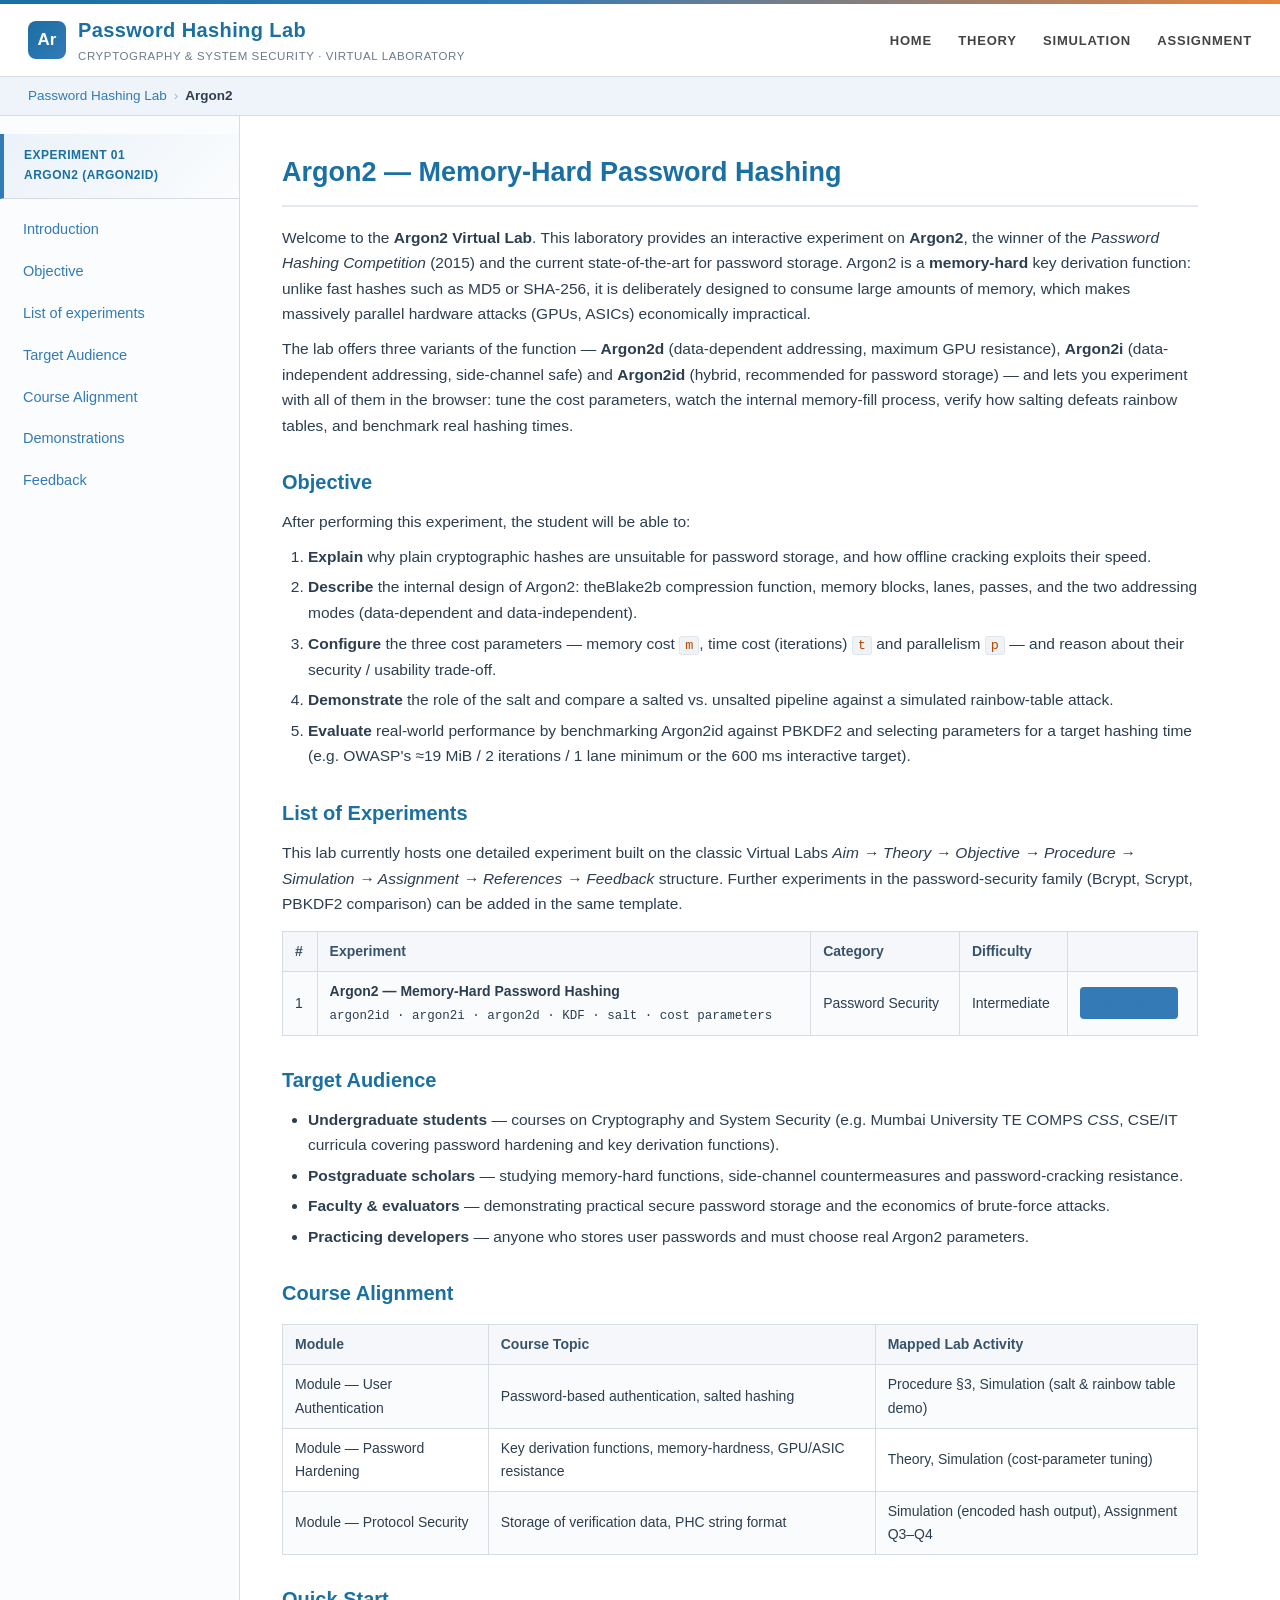
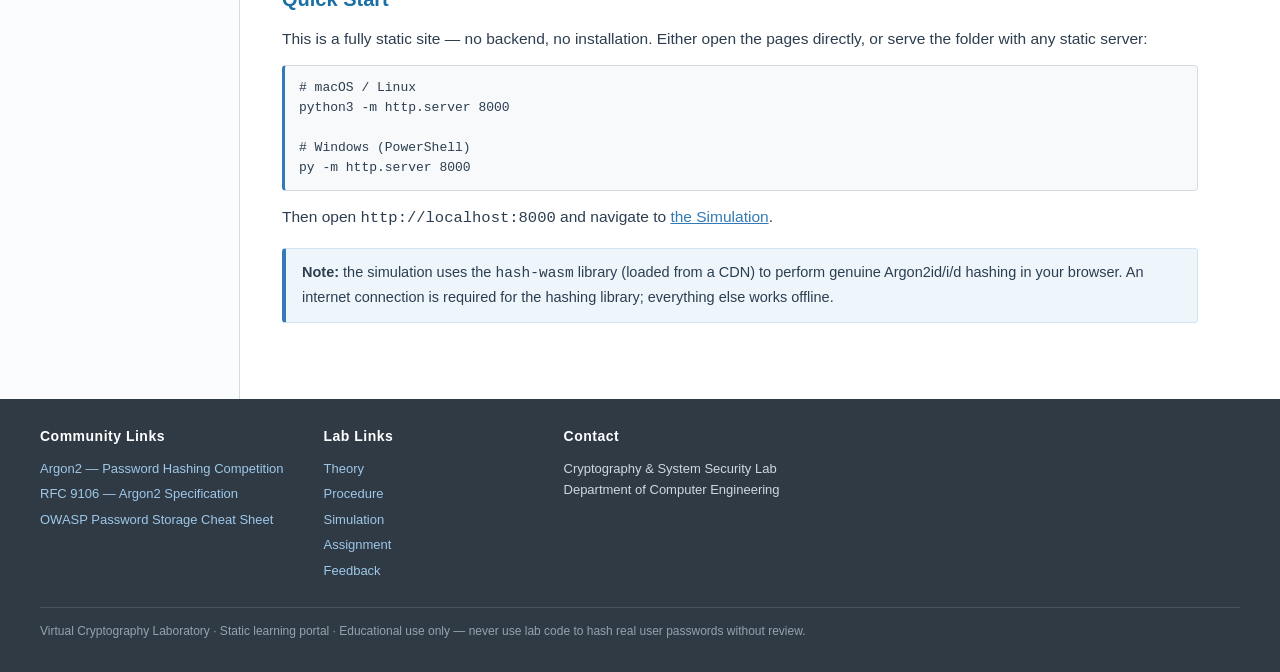
<file: index.html>
<!DOCTYPE html>
<html lang="en">
<head>
<meta charset="UTF-8">
<meta name="viewport" content="width=device-width, initial-scale=1.0">
<title>Argon2 Virtual Lab | Password Hashing Laboratory</title>
<link rel="stylesheet" href="css/vlab.css">
</head>
<body class="vlab-body">

<header class="vlab-topbar">
  <a class="vlab-logo" href="index.html">
    <div>
      <span class="vlab-logo-title">Password Hashing Lab</span>
      <span class="vlab-logo-sub">Cryptography &amp; System Security · Virtual Laboratory</span>
    </div>
  </a>
  <nav class="vlab-topnav">
    <a href="index.html">Home</a>
    <a href="pages/theory.html">Theory</a>
    <a href="pages/simulation.html">Simulation</a>
    <a href="pages/assignment.html">Assignment</a>
  </nav>
</header>

<div class="vlab-breadcrumb">
  <a href="index.html">Password Hashing Lab</a><span class="sep">›</span><span class="here">Argon2</span>
</div>

<div class="vlab-layout">
  <aside class="vlab-sidebar">
    <div class="vlab-side-logo">EXPERIMENT 01<br>ARGON2 (ARGON2ID)</div>
    <a href="index.html">Introduction</a>
    <a href="index.html#objective">Objective</a>
    <a href="index.html#experiments">List of experiments</a>
    <a href="index.html#audience">Target Audience</a>
    <a href="index.html#alignment">Course Alignment</a>
    <a href="pages/demos.html">Demonstrations</a>
    <a href="pages/feedback.html">Feedback</a>
  </aside>

  <main class="vlab-content">

    <h1>Argon2 — Memory-Hard Password Hashing</h1>

    <section id="introduction">
      <p>Welcome to the <b>Argon2 Virtual Lab</b>. This laboratory provides an interactive experiment on
      <b>Argon2</b>, the winner of the <i>Password Hashing Competition</i> (2015) and the current
      state-of-the-art for password storage. Argon2 is a <b>memory-hard</b> key derivation function:
      unlike fast hashes such as MD5 or SHA-256, it is deliberately designed to consume large amounts
      of memory, which makes massively parallel hardware attacks (GPUs, ASICs) economically
      impractical.</p>

      <p>The lab offers three variants of the function — <b>Argon2d</b> (data-dependent addressing,
      maximum GPU resistance), <b>Argon2i</b> (data-independent addressing, side-channel safe) and
      <b>Argon2id</b> (hybrid, recommended for password storage) — and lets you experiment with all of
      them in the browser: tune the cost parameters, watch the internal memory-fill process, verify
      how salting defeats rainbow tables, and benchmark real hashing times.</p>
    </section>

    <section id="objective">
      <h2>Objective</h2>
      <p>After performing this experiment, the student will be able to:</p>
      <ol>
        <li><b>Explain</b> why plain cryptographic hashes are unsuitable for password storage, and
            how offline cracking exploits their speed.</li>
        <li><b>Describe</b> the internal design of Argon2: theBlake2b compression function,
            memory blocks, lanes, passes, and the two addressing modes (data-dependent and
            data-independent).</li>
        <li><b>Configure</b> the three cost parameters — memory cost <code>m</code>,
            time cost (iterations) <code>t</code> and parallelism <code>p</code> — and reason about
            their security / usability trade-off.</li>
        <li><b>Demonstrate</b> the role of the salt and compare a salted vs. unsalted pipeline against
            a simulated rainbow-table attack.</li>
        <li><b>Evaluate</b> real-world performance by benchmarking Argon2id against PBKDF2 and
            selecting parameters for a target hashing time (e.g. OWASP's ≈19 MiB / 2 iterations / 1 lane
            minimum or the 600 ms interactive target).</li>
      </ol>
    </section>

    <section id="experiments">
      <h2>List of Experiments</h2>
      <p>This lab currently hosts one detailed experiment built on the classic Virtual Labs
      <i>Aim → Theory → Objective → Procedure → Simulation → Assignment → References → Feedback</i>
      structure. Further experiments in the password-security family (Bcrypt, Scrypt, PBKDF2
      comparison) can be added in the same template.</p>

      <table class="vlab-table">
        <tr><th>#</th><th>Experiment</th><th>Category</th><th>Difficulty</th><th></th></tr>
        <tr>
          <td>1</td>
          <td><b>Argon2 — Memory-Hard Password Hashing</b><br>
              <span class="mono" style="font-size:12.5px">argon2id · argon2i · argon2d · KDF · salt · cost parameters</span></td>
          <td>Password Security</td>
          <td>Intermediate</td>
          <td><a class="btn small" href="pages/theory.html">Open Lab →</a></td>
        </tr>
      </table>
    </section>

    <section id="audience">
      <h2>Target Audience</h2>
      <ul>
        <li><b>Undergraduate students</b> — courses on Cryptography and System Security (e.g.
            Mumbai University TE COMPS <i>CSS</i>, CSE/IT curricula covering password hardening and
            key derivation functions).</li>
        <li><b>Postgraduate scholars</b> — studying memory-hard functions, side-channel
            countermeasures and password-cracking resistance.</li>
        <li><b>Faculty &amp; evaluators</b> — demonstrating practical secure password storage and the
            economics of brute-force attacks.</li>
        <li><b>Practicing developers</b> — anyone who stores user passwords and must choose real
            Argon2 parameters.</li>
      </ul>
    </section>

    <section id="alignment">
      <h2>Course Alignment</h2>
      <table class="vlab-table">
        <tr><th>Module</th><th>Course Topic</th><th>Mapped Lab Activity</th></tr>
        <tr><td>Module — User Authentication</td><td>Password-based authentication, salted hashing</td><td>Procedure §3, Simulation (salt &amp; rainbow table demo)</td></tr>
        <tr><td>Module — Password Hardening</td><td>Key derivation functions, memory-hardness, GPU/ASIC resistance</td><td>Theory, Simulation (cost-parameter tuning)</td></tr>
        <tr><td>Module — Protocol Security</td><td>Storage of verification data, PHC string format</td><td>Simulation (encoded hash output), Assignment Q3–Q4</td></tr>
      </table>
    </section>

    <section id="quickstart">
      <h2>Quick Start</h2>
      <p>This is a fully static site — no backend, no installation. Either open the pages directly,
      or serve the folder with any static server:</p>
      <pre># macOS / Linux
python3 -m http.server 8000

# Windows (PowerShell)
py -m http.server 8000</pre>
      <p>Then open <span class="mono">http://localhost:8000</span> and navigate to
      <a href="pages/simulation.html">the Simulation</a>.</p>
      <div class="callout info"><b>Note:</b> the simulation uses the <span class="mono">hash-wasm</span>
      library (loaded from a CDN) to perform genuine Argon2id/i/d hashing in your browser. An internet
      connection is required for the hashing library; everything else works offline.</div>
    </section>

  </main>
</div>

<footer class="vlab-footer">
  <div class="vlab-footer-cols">
    <div>
      <h4>Community Links</h4>
      <ul>
        <li><a href="https://password-hashing.net" target="_blank" rel="noopener">Argon2 — Password Hashing Competition</a></li>
        <li><a href="https://www.rfc-editor.org/rfc/rfc9106.html" target="_blank" rel="noopener">RFC 9106 — Argon2 Specification</a></li>
        <li><a href="https://owasp.org/www-community/password-storage" target="_blank" rel="noopener">OWASP Password Storage Cheat Sheet</a></li>
      </ul>
    </div>
    <div>
      <h4>Lab Links</h4>
      <ul>
        <li><a href="pages/theory.html">Theory</a></li>
        <li><a href="pages/procedure.html">Procedure</a></li>
        <li><a href="pages/simulation.html">Simulation</a></li>
        <li><a href="pages/assignment.html">Assignment</a></li>
        <li><a href="pages/feedback.html">Feedback</a></li>
      </ul>
    </div>
    <div>
      <h4>Contact</h4>
      <p style="margin:0">Cryptography &amp; System Security Lab<br>
      Department of Computer Engineering</p>
    </div>
  </div>
  <div class="vlab-footer-bottom">
    Virtual Cryptography Laboratory · Static learning portal · Educational use only — never use lab code to hash real user passwords without review.
  </div>
</footer>

</body>
</html>
</file>
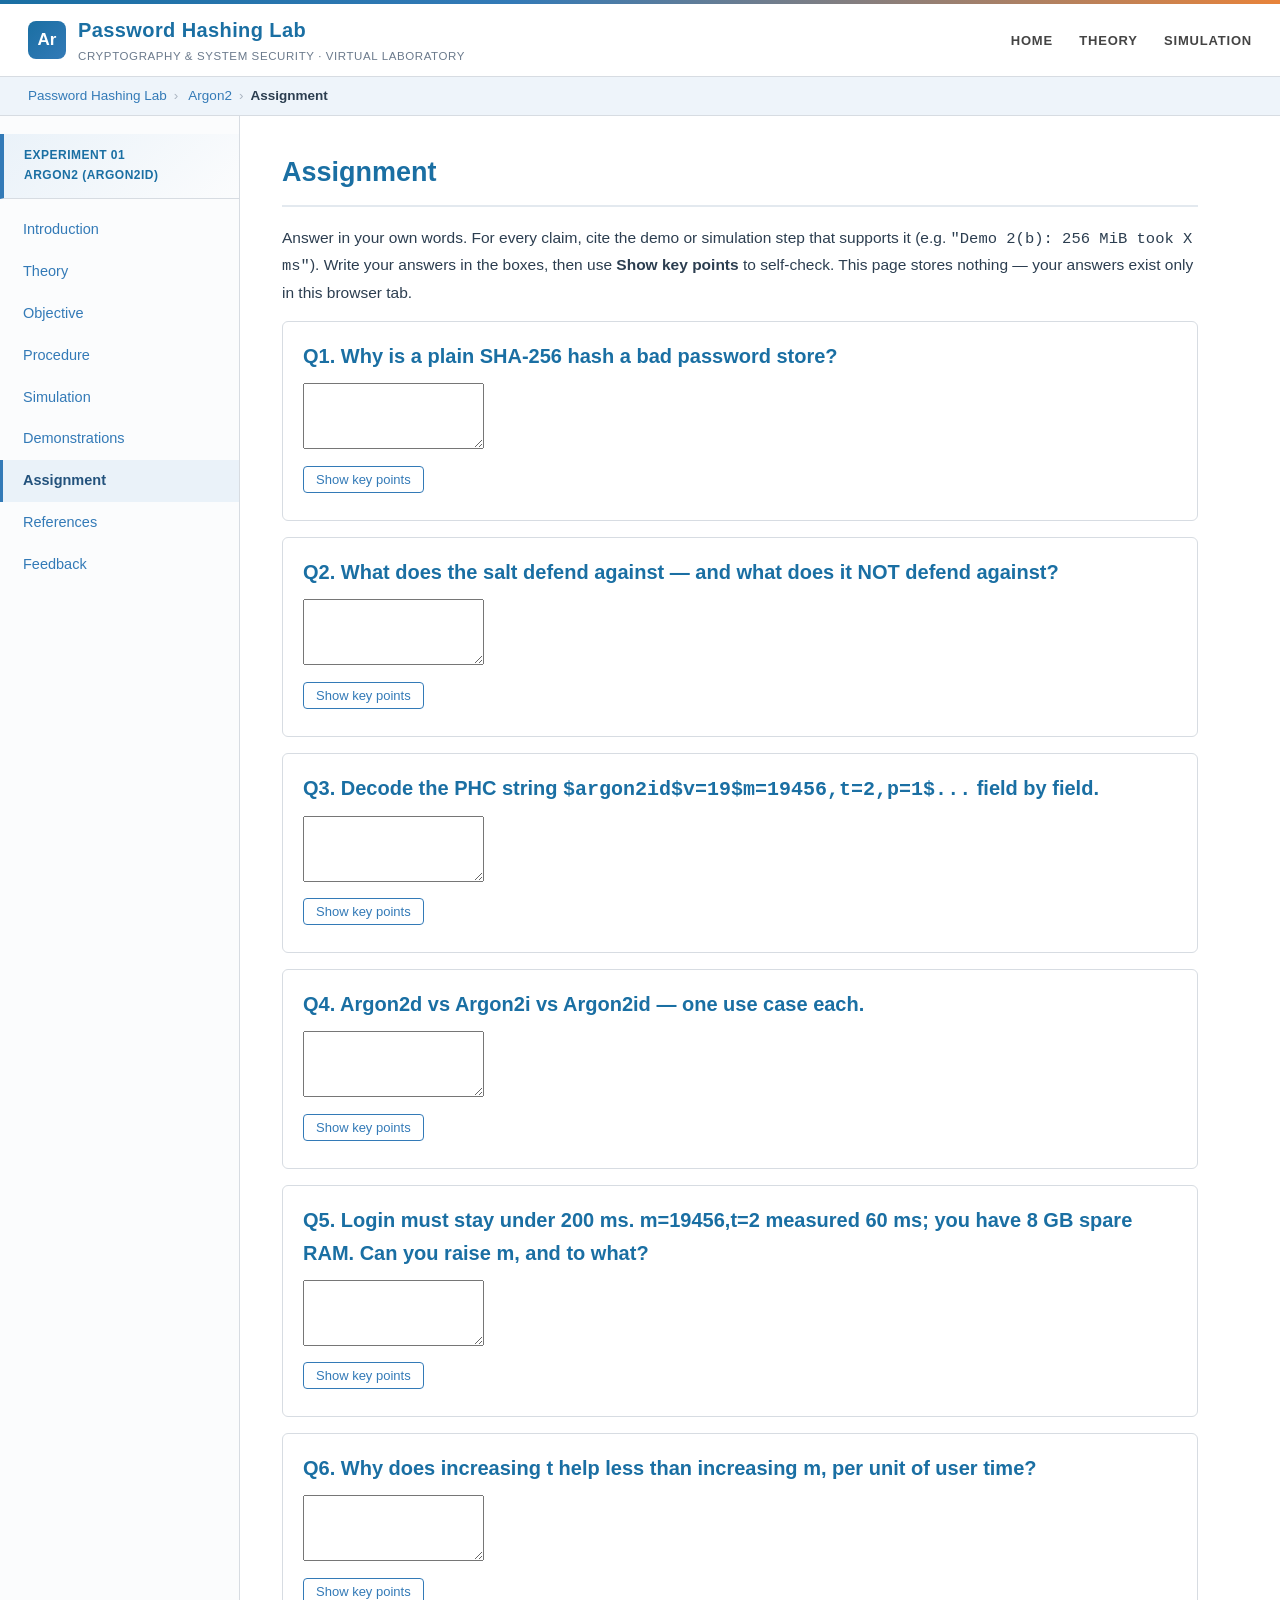
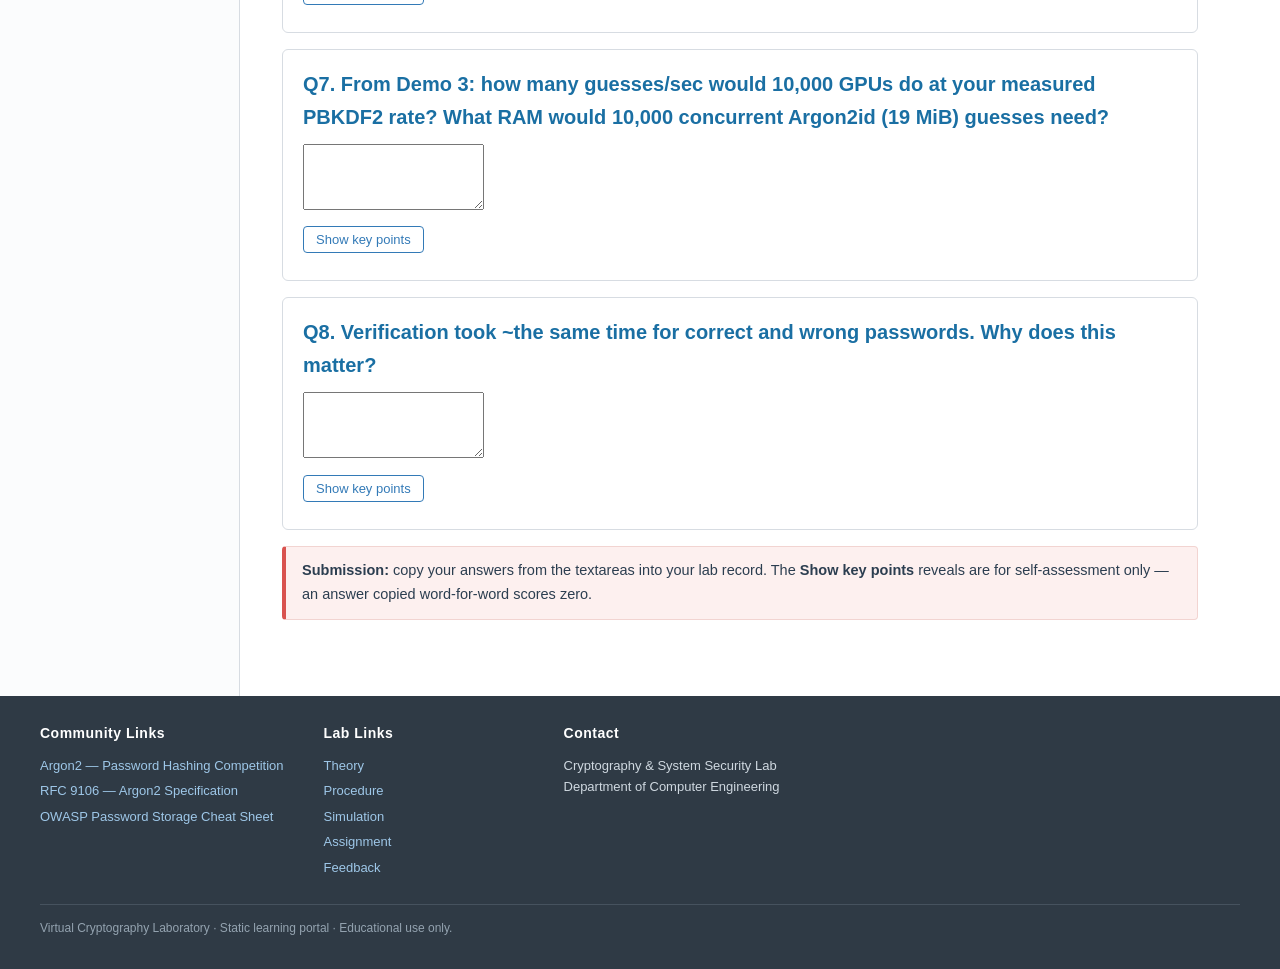
<file: pages/assignment.html>
<!DOCTYPE html>
<html lang="en">
<head>
<meta charset="UTF-8">
<meta name="viewport" content="width=device-width, initial-scale=1.0">
<title>Assignment — Argon2 | Password Hashing Lab</title>
<link rel="stylesheet" href="../css/vlab.css">
</head>
<body class="vlab-body">

<header class="vlab-topbar">
  <a class="vlab-logo" href="../index.html">
    <div>
      <span class="vlab-logo-title">Password Hashing Lab</span>
      <span class="vlab-logo-sub">Cryptography &amp; System Security · Virtual Laboratory</span>
    </div>
  </a>
  <nav class="vlab-topnav">
    <a href="../index.html">Home</a>
    <a href="theory.html">Theory</a>
    <a href="simulation.html">Simulation</a>
  </nav>
</header>

<div class="vlab-breadcrumb">
  <a href="../index.html">Password Hashing Lab</a><span class="sep">›</span>
  <a href="../index.html#experiments">Argon2</a><span class="sep">›</span><span class="here">Assignment</span>
</div>

<div class="vlab-layout">
  <aside class="vlab-sidebar">
    <div class="vlab-side-logo">EXPERIMENT 01<br>ARGON2 (ARGON2ID)</div>
    <a href="../index.html">Introduction</a>
    <a href="theory.html">Theory</a>
    <a href="objective.html">Objective</a>
    <a href="procedure.html">Procedure</a>
    <a href="simulation.html">Simulation</a>
    <a href="demos.html">Demonstrations</a>
    <a href="assignment.html" class="active">Assignment</a>
    <a href="references.html">References</a>
    <a href="feedback.html">Feedback</a>
  </aside>

  <main class="vlab-content">
    <h1>Assignment</h1>
    <p>Answer in your own words. For every claim, cite the demo or simulation step that supports
    it (e.g. <span class="mono">"Demo 2(b): 256 MiB took X ms"</span>). Write your answers in the
    boxes, then use <b>Show key points</b> to self-check. This page stores nothing — your answers
    exist only in this browser tab.</p>

    <div class="panel">
      <h2 style="margin-top:0">Q1. Why is a plain SHA-256 hash a bad password store?</h2>
      <textarea rows="4" class="ans"></textarea>
      <p><button class="btn secondary small reveal">Show key points</button></p>
      <div class="reveal-box" style="display:none"><div class="callout info">Fast: billions of guesses per second on a GPU; the offline attack cannot be rate-limited; zero memory cost, so attack hardware is cheap. Cite Theory §1 and Demo 3.</div></div>
    </div>

    <div class="panel">
      <h2 style="margin-top:0">Q2. What does the salt defend against — and what does it NOT defend against?</h2>
      <textarea rows="4" class="ans"></textarea>
      <p><button class="btn secondary small reveal">Show key points</button></p>
      <div class="reveal-box" style="display:none"><div class="callout info">Defeats precomputed/rainbow tables and cross-user amortisation (Demo 1 Table B). Does NOT stop a targeted brute-force of one account — that is memory-hardness's job (Theory §5).</div></div>
    </div>

    <div class="panel">
      <h2 style="margin-top:0">Q3. Decode the PHC string <span class="mono">$argon2id$v=19$m=19456,t=2,p=1$...</span> field by field.</h2>
      <textarea rows="4" class="ans"></textarea>
      <p><button class="btn secondary small reveal">Show key points</button></p>
      <div class="reveal-box" style="display:none"><div class="callout info">argon2id variant - version 1.3 (0x13) - m=19456 KiB = 19 MiB - t=2 passes - p=1 lane - then unpadded base64 salt and tag (Theory §3).</div></div>
    </div>

    <div class="panel">
      <h2 style="margin-top:0">Q4. Argon2d vs Argon2i vs Argon2id — one use case each.</h2>
      <textarea rows="4" class="ans"></textarea>
      <p><button class="btn secondary small reveal">Show key points</button></p>
      <div class="reveal-box" style="display:none"><div class="callout info">d: data-dependent, max GPU resistance, side-channel unsafe (crypto/PoW). i: data-independent, side-channel safe. id: hybrid, recommended for password storage (Theory §2.2).</div></div>
    </div>

    <div class="panel">
      <h2 style="margin-top:0">Q5. Login must stay under 200 ms. m=19456,t=2 measured 60 ms; you have 8 GB spare RAM. Can you raise m, and to what?</h2>
      <textarea rows="4" class="ans"></textarea>
      <p><button class="btn secondary small reveal">Show key points</button></p>
      <div class="reveal-box" style="display:none"><div class="callout info">Time scales ~linearly with m (Demo 2): 3x head-room, so m about 48 MiB keeps you near 180 ms while tripling attacker RAM cost. Also budget for concurrency: 100 logins x m KiB (Theory §4).</div></div>
    </div>

    <div class="panel">
      <h2 style="margin-top:0">Q6. Why does increasing t help less than increasing m, per unit of user time?</h2>
      <textarea rows="4" class="ans"></textarea>
      <p><button class="btn secondary small reveal">Show key points</button></p>
      <div class="reveal-box" style="display:none"><div class="callout info">t multiplies CPU time only — GPUs have throughput to burn. m forces the attacker to buy RAM per parallel guess; RAM, not logic, dominates die cost (Theory §2/§4, Demo 3).</div></div>
    </div>

    <div class="panel">
      <h2 style="margin-top:0">Q7. From Demo 3: how many guesses/sec would 10,000 GPUs do at your measured PBKDF2 rate? What RAM would 10,000 concurrent Argon2id (19 MiB) guesses need?</h2>
      <textarea rows="4" class="ans"></textarea>
      <p><button class="btn secondary small reveal">Show key points</button></p>
      <div class="reveal-box" style="display:none"><div class="callout info">PBKDF2: your-rate x 10,000 (a GPU is faster still). Argon2id: 10,000 x 19 MiB = about 186 GB of RAM just to hold arrays — the economic argument (Demo 3 memory column).</div></div>
    </div>

    <div class="panel">
      <h2 style="margin-top:0">Q8. Verification took ~the same time for correct and wrong passwords. Why does this matter?</h2>
      <textarea rows="4" class="ans"></textarea>
      <p><button class="btn secondary small reveal">Show key points</button></p>
      <div class="reveal-box" style="display:none"><div class="callout info">Fixed work factor: no timing oracle on password or parameters; comparing the full tag avoids early-exit leaks (Simulation Verify tab note).</div></div>
    </div>

    <div class="callout warn"><b>Submission:</b> copy your answers from the textareas into your lab
    record. The <b>Show key points</b> reveals are for self-assessment only — an answer copied
    word-for-word scores zero.</div>
  </main>
</div>

<footer class="vlab-footer">
  <div class="vlab-footer-cols">
    <div>
      <h4>Community Links</h4>
      <ul>
        <li><a href="https://password-hashing.net" target="_blank" rel="noopener">Argon2 — Password Hashing Competition</a></li>
        <li><a href="https://www.rfc-editor.org/rfc/rfc9106.html" target="_blank" rel="noopener">RFC 9106 — Argon2 Specification</a></li>
        <li><a href="https://owasp.org/www-community/password-storage" target="_blank" rel="noopener">OWASP Password Storage Cheat Sheet</a></li>
      </ul>
    </div>
    <div>
      <h4>Lab Links</h4>
      <ul>
        <li><a href="theory.html">Theory</a></li>
        <li><a href="procedure.html">Procedure</a></li>
        <li><a href="simulation.html">Simulation</a></li>
        <li><a href="assignment.html">Assignment</a></li>
        <li><a href="feedback.html">Feedback</a></li>
      </ul>
    </div>
    <div>
      <h4>Contact</h4>
      <p style="margin:0">Cryptography &amp; System Security Lab<br>
      Department of Computer Engineering</p>
    </div>
  </div>
  <div class="vlab-footer-bottom">
    Virtual Cryptography Laboratory · Static learning portal · Educational use only.
  </div>
</footer>

<script src="../js/argon2-lab.js"></script>
</body>
</html>
</file>
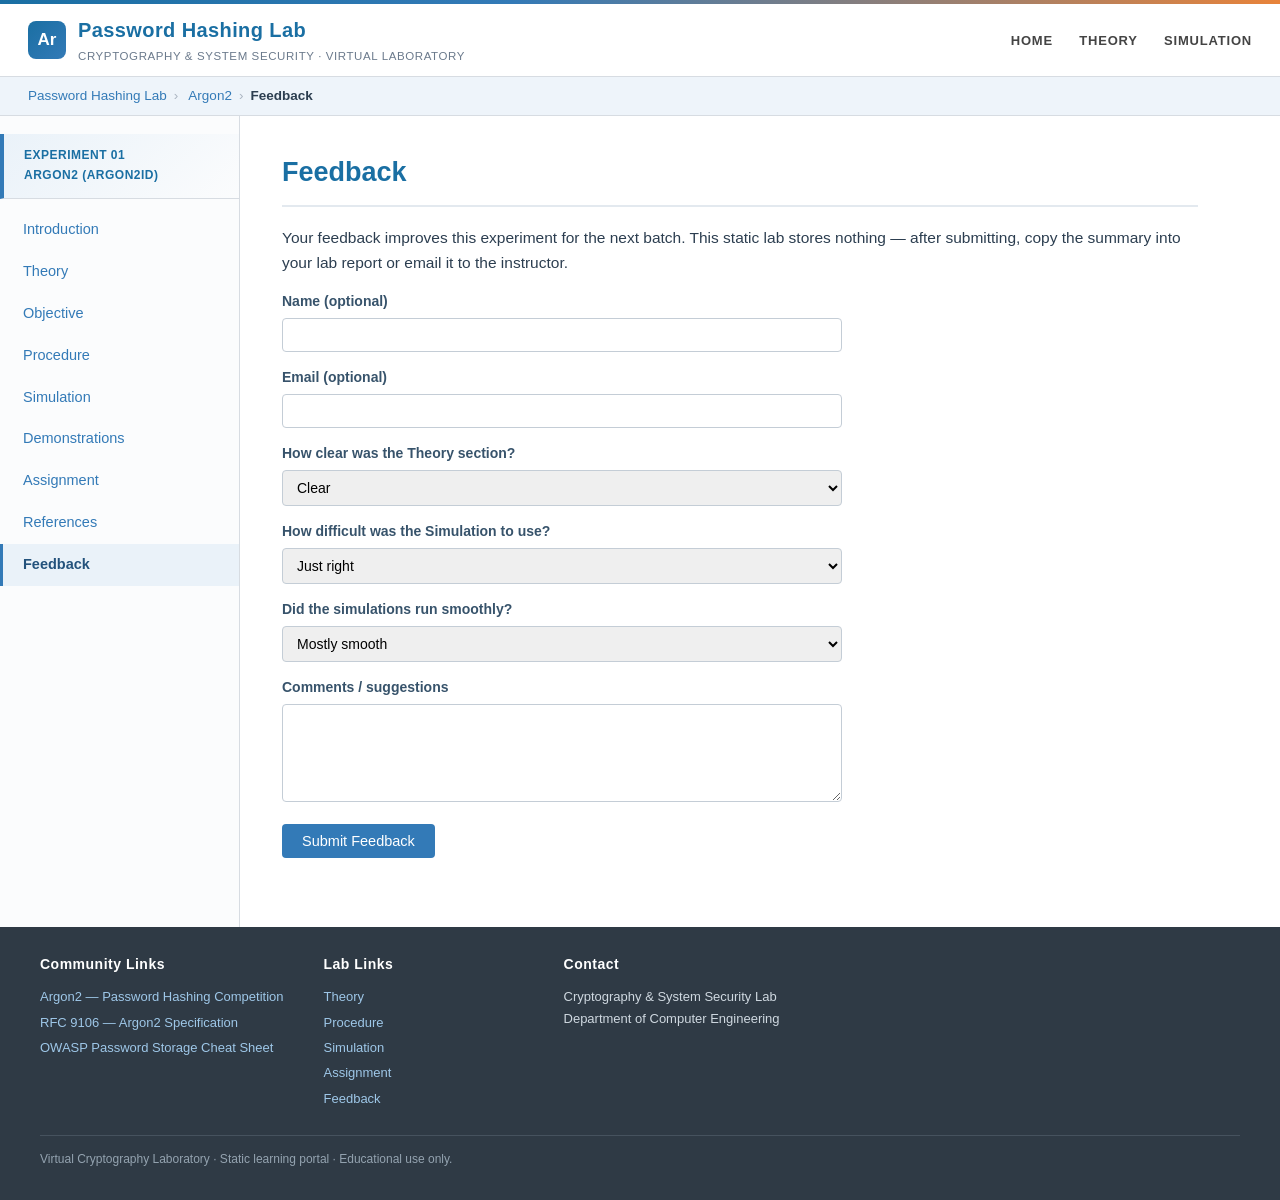
<file: pages/feedback.html>
<!DOCTYPE html>
<html lang="en">
<head>
<meta charset="UTF-8">
<meta name="viewport" content="width=device-width, initial-scale=1.0">
<title>Feedback — Argon2 | Password Hashing Lab</title>
<link rel="stylesheet" href="../css/vlab.css">
</head>
<body class="vlab-body">

<header class="vlab-topbar">
  <a class="vlab-logo" href="../index.html">
    <div>
      <span class="vlab-logo-title">Password Hashing Lab</span>
      <span class="vlab-logo-sub">Cryptography &amp; System Security · Virtual Laboratory</span>
    </div>
  </a>
  <nav class="vlab-topnav">
    <a href="../index.html">Home</a>
    <a href="theory.html">Theory</a>
    <a href="simulation.html">Simulation</a>
  </nav>
</header>

<div class="vlab-breadcrumb">
  <a href="../index.html">Password Hashing Lab</a><span class="sep">›</span>
  <a href="../index.html#experiments">Argon2</a><span class="sep">›</span><span class="here">Feedback</span>
</div>

<div class="vlab-layout">
  <aside class="vlab-sidebar">
    <div class="vlab-side-logo">EXPERIMENT 01<br>ARGON2 (ARGON2ID)</div>
    <a href="../index.html">Introduction</a>
    <a href="theory.html">Theory</a>
    <a href="objective.html">Objective</a>
    <a href="procedure.html">Procedure</a>
    <a href="simulation.html">Simulation</a>
    <a href="demos.html">Demonstrations</a>
    <a href="assignment.html">Assignment</a>
    <a href="references.html">References</a>
    <a href="feedback.html" class="active">Feedback</a>
  </aside>

  <main class="vlab-content">
    <h1>Feedback</h1>
    <p>Your feedback improves this experiment for the next batch. This static lab stores nothing —
    after submitting, copy the summary into your lab report or email it to the instructor.</p>

    <div class="fb-field"><label for="fb-name">Name (optional)</label>
      <input type="text" id="fb-name"></div>
    <div class="fb-field"><label for="fb-email">Email (optional)</label>
      <input type="text" id="fb-email"></div>
    <div class="fb-field"><label for="fb-where">How clear was the Theory section?</label>
      <select id="fb-where">
        <option>Very clear</option>
        <option selected>Clear</option>
        <option>Somewhat unclear</option>
        <option>Unclear</option>
      </select></div>
    <div class="fb-field"><label for="fb-diff">How difficult was the Simulation to use?</label>
      <select id="fb-diff">
        <option>Too easy</option>
        <option selected>Just right</option>
        <option>Slightly difficult</option>
        <option>Too difficult</option>
      </select></div>
    <div class="fb-field"><label for="fb-perf">Did the simulations run smoothly?</label>
      <select id="fb-perf">
        <option>Yes, smooth</option>
        <option selected>Mostly smooth</option>
        <option>Sometimes slow</option>
        <option>Often slow / errors</option>
      </select></div>
    <div class="fb-field"><label for="fb-text">Comments / suggestions</label>
      <textarea id="fb-text" rows="5"></textarea></div>
    <p><button class="btn" id="fb-submit">Submit Feedback</button></p>
    <div class="fb-thanks" id="fb-thanks" style="display:none"></div>
  </main>
</div>

<footer class="vlab-footer">
  <div class="vlab-footer-cols">
    <div>
      <h4>Community Links</h4>
      <ul>
        <li><a href="https://password-hashing.net" target="_blank" rel="noopener">Argon2 — Password Hashing Competition</a></li>
        <li><a href="https://www.rfc-editor.org/rfc/rfc9106.html" target="_blank" rel="noopener">RFC 9106 — Argon2 Specification</a></li>
        <li><a href="https://owasp.org/www-community/password-storage" target="_blank" rel="noopener">OWASP Password Storage Cheat Sheet</a></li>
      </ul>
    </div>
    <div>
      <h4>Lab Links</h4>
      <ul>
        <li><a href="theory.html">Theory</a></li>
        <li><a href="procedure.html">Procedure</a></li>
        <li><a href="simulation.html">Simulation</a></li>
        <li><a href="assignment.html">Assignment</a></li>
        <li><a href="feedback.html">Feedback</a></li>
      </ul>
    </div>
    <div>
      <h4>Contact</h4>
      <p style="margin:0">Cryptography &amp; System Security Lab<br>
      Department of Computer Engineering</p>
    </div>
  </div>
  <div class="vlab-footer-bottom">
    Virtual Cryptography Laboratory · Static learning portal · Educational use only.
  </div>
</footer>

<script src="../js/argon2-lab.js"></script>
</body>
</html>
</file>
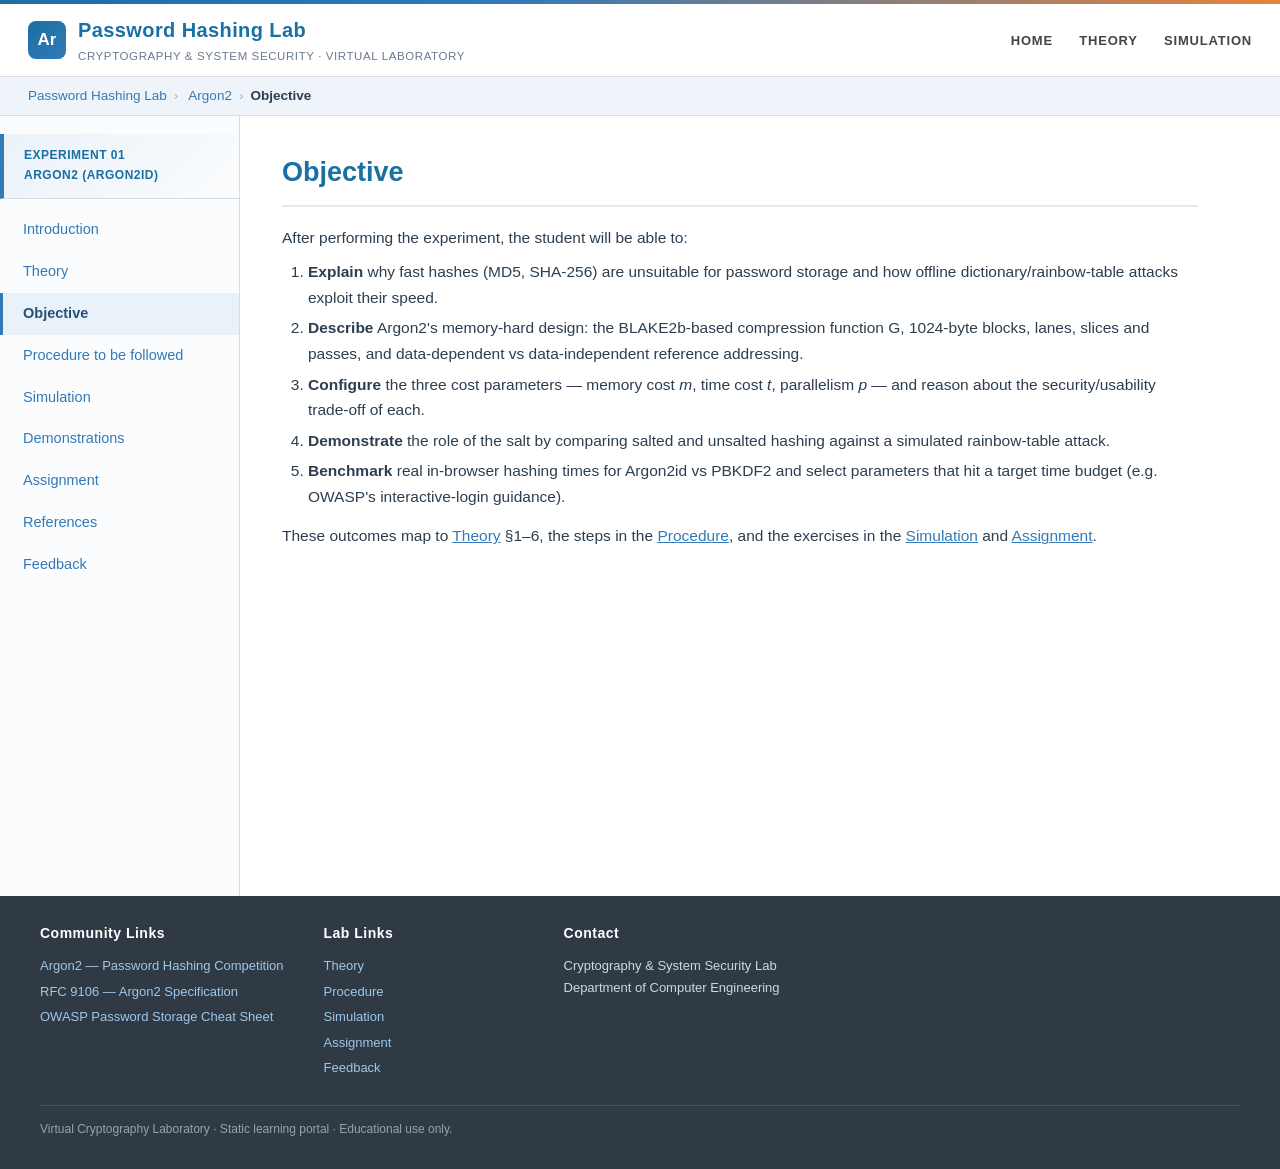
<file: pages/objective.html>
<!DOCTYPE html>
<html lang="en">
<head>
<meta charset="UTF-8">
<meta name="viewport" content="width=device-width, initial-scale=1.0">
<title>Objective — Argon2 | Password Hashing Lab</title>
<link rel="stylesheet" href="../css/vlab.css">
</head>
<body class="vlab-body">

<header class="vlab-topbar">
  <a class="vlab-logo" href="../index.html">
    <div>
      <span class="vlab-logo-title">Password Hashing Lab</span>
      <span class="vlab-logo-sub">Cryptography &amp; System Security · Virtual Laboratory</span>
    </div>
  </a>
  <nav class="vlab-topnav">
    <a href="../index.html">Home</a>
    <a href="theory.html">Theory</a>
    <a href="simulation.html">Simulation</a>
  </nav>
</header>

<div class="vlab-breadcrumb">
  <a href="../index.html">Password Hashing Lab</a><span class="sep">›</span>
  <a href="../index.html#experiments">Argon2</a><span class="sep">›</span><span class="here">Objective</span>
</div>

<div class="vlab-layout">
  <aside class="vlab-sidebar">
    <div class="vlab-side-logo">EXPERIMENT 01<br>ARGON2 (ARGON2ID)</div>
    <a href="../index.html">Introduction</a>
    <a href="theory.html">Theory</a>
    <a href="objective.html" class="active">Objective</a>
    <a href="procedure.html">Procedure to be followed</a>
    <a href="simulation.html">Simulation</a>
    <a href="demos.html">Demonstrations</a>
    <a href="assignment.html">Assignment</a>
    <a href="references.html">References</a>
    <a href="feedback.html">Feedback</a>
  </aside>

  <main class="vlab-content">
    <h1>Objective</h1>
    <p>After performing the experiment, the student will be able to:</p>
    <ol>
      <li><b>Explain</b> why fast hashes (MD5, SHA-256) are unsuitable for password storage and how
          offline dictionary/rainbow-table attacks exploit their speed.</li>
      <li><b>Describe</b> Argon2's memory-hard design: the BLAKE2b-based compression function G,
          1024-byte blocks, lanes, slices and passes, and data-dependent vs data-independent
          reference addressing.</li>
      <li><b>Configure</b> the three cost parameters — memory cost <i>m</i>, time cost <i>t</i>,
          parallelism <i>p</i> — and reason about the security/usability trade-off of each.</li>
      <li><b>Demonstrate</b> the role of the salt by comparing salted and unsalted hashing against a
          simulated rainbow-table attack.</li>
      <li><b>Benchmark</b> real in-browser hashing times for Argon2id vs PBKDF2 and select
          parameters that hit a target time budget (e.g. OWASP's interactive-login guidance).</li>
    </ol>
    <p>These outcomes map to <a href="theory.html">Theory</a> §1–6, the steps in the
    <a href="procedure.html">Procedure</a>, and the exercises in the
    <a href="simulation.html">Simulation</a> and <a href="assignment.html">Assignment</a>.</p>
  </main>
</div>

<footer class="vlab-footer">
  <div class="vlab-footer-cols">
    <div>
      <h4>Community Links</h4>
      <ul>
        <li><a href="https://password-hashing.net" target="_blank" rel="noopener">Argon2 — Password Hashing Competition</a></li>
        <li><a href="https://www.rfc-editor.org/rfc/rfc9106.html" target="_blank" rel="noopener">RFC 9106 — Argon2 Specification</a></li>
        <li><a href="https://owasp.org/www-community/password-storage" target="_blank" rel="noopener">OWASP Password Storage Cheat Sheet</a></li>
      </ul>
    </div>
    <div>
      <h4>Lab Links</h4>
      <ul>
        <li><a href="theory.html">Theory</a></li>
        <li><a href="procedure.html">Procedure</a></li>
        <li><a href="simulation.html">Simulation</a></li>
        <li><a href="assignment.html">Assignment</a></li>
        <li><a href="feedback.html">Feedback</a></li>
      </ul>
    </div>
    <div>
      <h4>Contact</h4>
      <p style="margin:0">Cryptography &amp; System Security Lab<br>
      Department of Computer Engineering</p>
    </div>
  </div>
  <div class="vlab-footer-bottom">
    Virtual Cryptography Laboratory · Static learning portal · Educational use only.
  </div>
</footer>

</body>
</html>
</file>
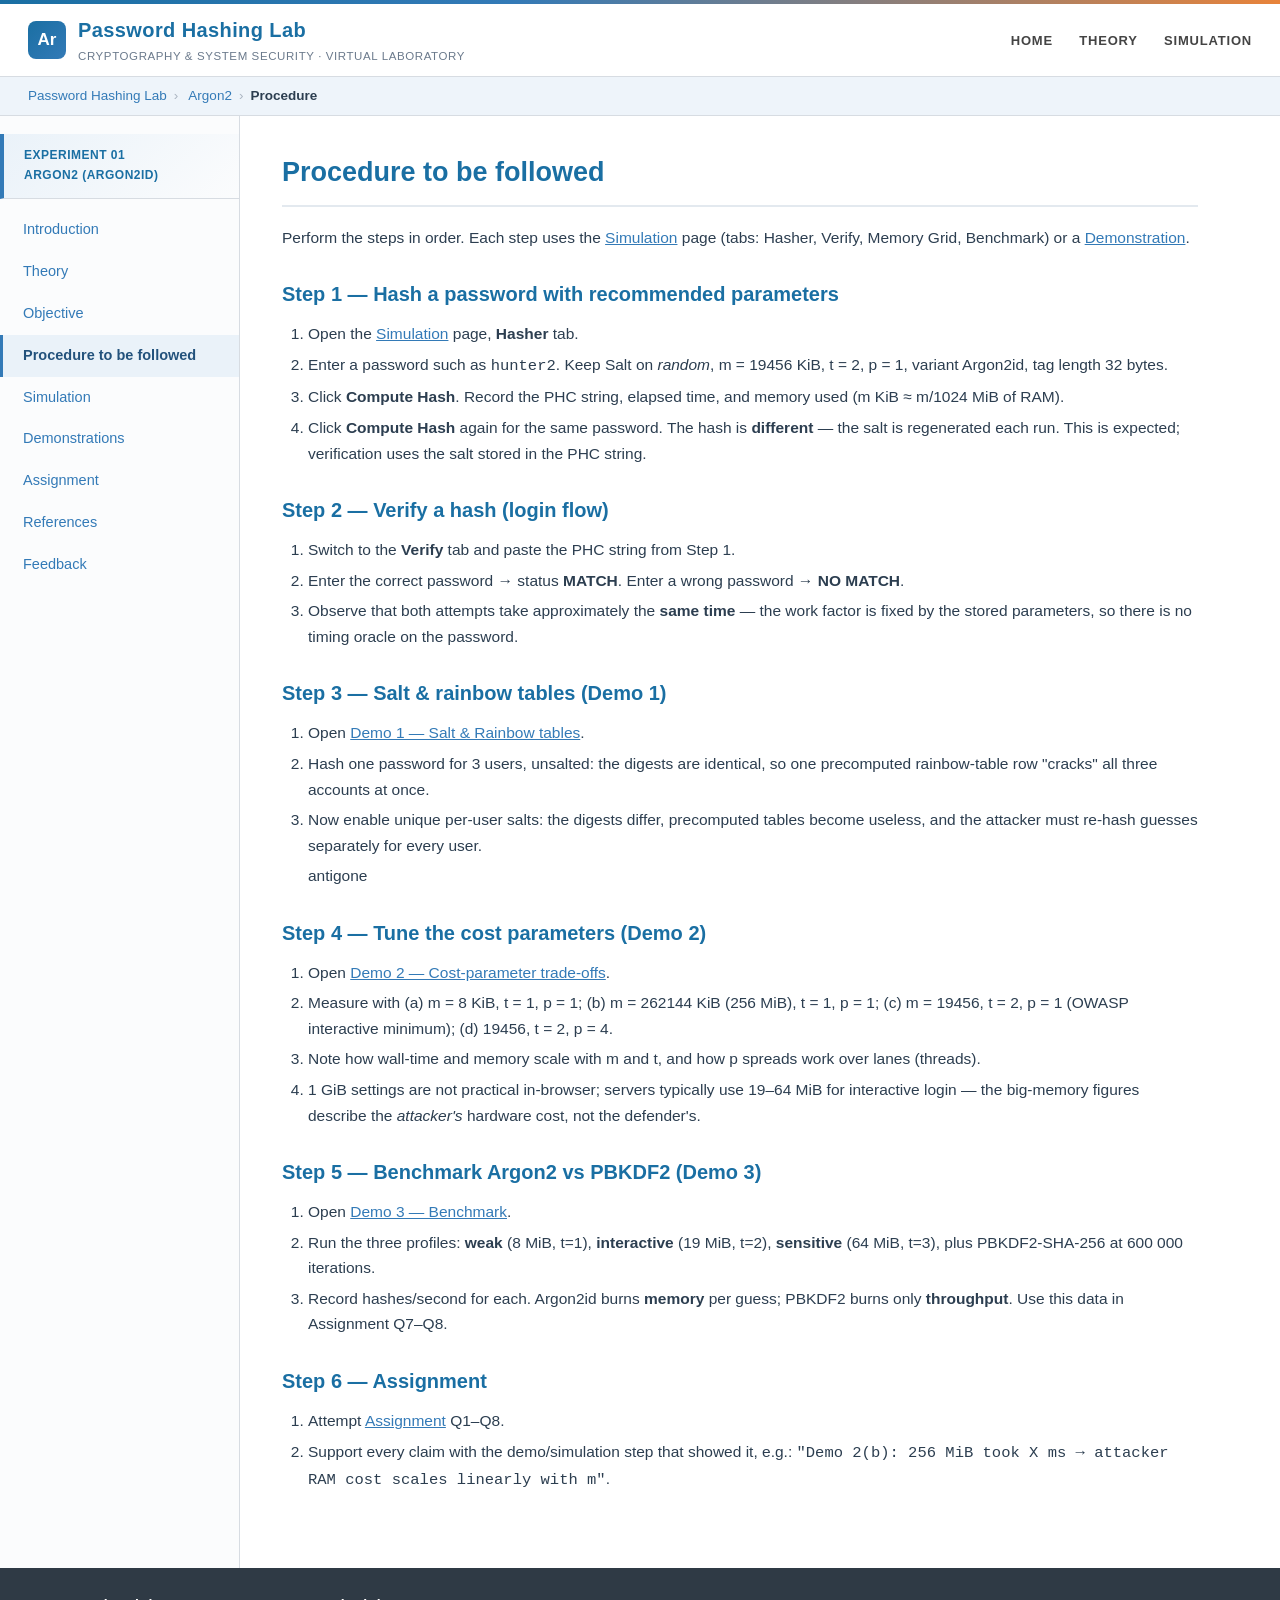
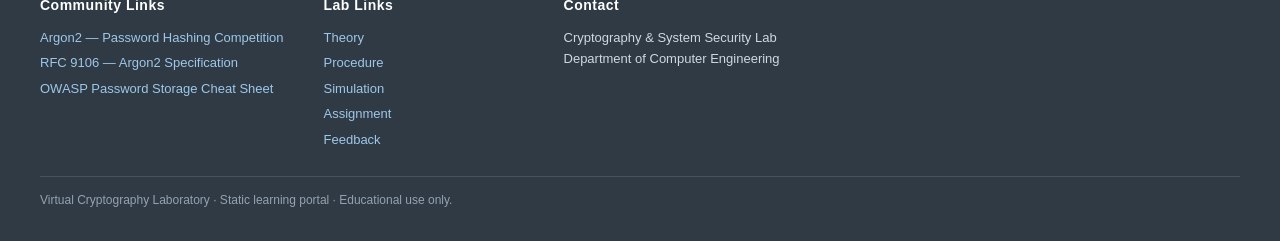
<file: pages/procedure.html>
<!DOCTYPE html>
<html lang="en">
<head>
<meta charset="UTF-8">
<meta name="viewport" content="width=device-width, initial-scale=1.0">
<title>Procedure — Argon2 | Password Hashing Lab</title>
<link rel="stylesheet" href="../css/vlab.css">
</head>
<body class="vlab-body">

<header class="vlab-topbar">
  <a class="vlab-logo" href="../index.html">
    <div>
      <span class="vlab-logo-title">Password Hashing Lab</span>
      <span class="vlab-logo-sub">Cryptography &amp; System Security · Virtual Laboratory</span>
    </div>
  </a>
  <nav class="vlab-topnav">
    <a href="../index.html">Home</a>
    <a href="theory.html">Theory</a>
    <a href="simulation.html">Simulation</a>
  </nav>
</header>

<div class="vlab-breadcrumb">
  <a href="../index.html">Password Hashing Lab</a><span class="sep">›</span>
  <a href="../index.html#experiments">Argon2</a><span class="sep">›</span><span class="here">Procedure</span>
</div>

<div class="vlab-layout">
  <aside class="vlab-sidebar">
    <div class="vlab-side-logo">EXPERIMENT 01<br>ARGON2 (ARGON2ID)</div>
    <a href="../index.html">Introduction</a>
    <a href="theory.html">Theory</a>
    <a href="objective.html">Objective</a>
    <a href="procedure.html" class="active">Procedure to be followed</a>
    <a href="simulation.html">Simulation</a>
    <a href="demos.html">Demonstrations</a>
    <a href="assignment.html">Assignment</a>
    <a href="references.html">References</a>
    <a href="feedback.html">Feedback</a>
  </aside>

  <main class="vlab-content">
    <h1>Procedure to be followed</h1>
    <p>Perform the steps in order. Each step uses the <a href="simulation.html">Simulation</a>
    page (tabs: Hasher, Verify, Memory Grid, Benchmark) or a
    <a href="demos.html">Demonstration</a>.</p>

    <h2>Step 1 — Hash a password with recommended parameters</h2>
    <ol>
      <li>Open the <a href="simulation.html">Simulation</a> page, <b>Hasher</b> tab.</li>
      <li>Enter a password such as <span class="mono">hunter2</span>. Keep Salt on <i>random</i>,
          m = 19456 KiB, t = 2, p = 1, variant Argon2id, tag length 32 bytes.</li>
      <li>Click <b>Compute Hash</b>. Record the PHC string, elapsed time, and memory used
          (m KiB ≈ m/1024 MiB of RAM).</li>
      <li>Click <b>Compute Hash</b> again for the same password. The hash is <b>different</b> —
          the salt is regenerated each run. This is expected; verification uses the salt stored in
          the PHC string.</li>
    </ol>

    <h2>Step 2 — Verify a hash (login flow)</h2>
    <ol>
      <li>Switch to the <b>Verify</b> tab and paste the PHC string from Step 1.</li>
      <li>Enter the correct password → status <b>MATCH</b>. Enter a wrong password →
          <b>NO MATCH</b>.</li>
      <li>Observe that both attempts take approximately the <b>same time</b> — the work factor is
          fixed by the stored parameters, so there is no timing oracle on the password.</li>
    </ol>

    <h2>Step 3 — Salt &amp; rainbow tables (Demo 1)</h2>
    <ol>
      <li>Open <a href="demos.html#demo-salt">Demo 1 — Salt &amp; Rainbow tables</a>.</li>
      <li>Hash one password for 3 users, unsalted: the digests are identical, so one precomputed
          rainbow-table row "cracks" all three accounts at once.</li>
      <li>Now enable unique per-user salts: the digests differ, precomputed tables become useless,
          and the attacker must re-hash guesses separately for every user.</li>
 antigone    </ol>

    <h2>Step 4 — Tune the cost parameters (Demo 2)</h2>
    <ol>
      <li>Open <a href="demos.html#demo-param">Demo 2 — Cost-parameter trade-offs</a>.</li>
      <li>Measure with (a) m = 8 KiB, t = 1, p = 1; (b) m = 262144 KiB (256 MiB), t = 1, p = 1;
          (c) m = 19456, t = 2, p = 1 (OWASP interactive minimum); (d) 19456, t = 2, p = 4.</li>
      <li>Note how wall-time and memory scale with m and t, and how p spreads work over lanes
          (threads).</li>
      <li>1 GiB settings are not practical in-browser; servers typically use 19–64 MiB for
          interactive login — the big-memory figures describe the <i>attacker's</i> hardware cost,
          not the defender's.</li>
    </ol>

    <h2>Step 5 — Benchmark Argon2 vs PBKDF2 (Demo 3)</h2>
    <ol>
      <li>Open <a href="demos.html#demo-bench">Demo 3 — Benchmark</a>.</li>
      <li>Run the three profiles: <b>weak</b> (8 MiB, t=1), <b>interactive</b> (19 MiB, t=2),
          <b>sensitive</b> (64 MiB, t=3), plus PBKDF2-SHA-256 at 600 000 iterations.</li>
      <li>Record hashes/second for each. Argon2id burns <b>memory</b> per guess; PBKDF2 burns only
          <b>throughput</b>. Use this data in Assignment Q7–Q8.</li>
    </ol>

    <h2>Step 6 — Assignment</h2>
    <ol>
      <li>Attempt <a href="assignment.html">Assignment</a> Q1–Q8.</li>
      <li>Support every claim with the demo/simulation step that showed it, e.g.:
          <span class="mono">"Demo 2(b): 256 MiB took X ms → attacker RAM cost scales linearly with m"</span>.</li>
    </ol>
  </main>
</div>

<footer class="vlab-footer">
  <div class="vlab-footer-cols">
    <div>
      <h4>Community Links</h4>
      <ul>
        <li><a href="https://password-hashing.net" target="_blank" rel="noopener">Argon2 — Password Hashing Competition</a></li>
        <li><a href="https://www.rfc-editor.org/rfc/rfc9106.html" target="_blank" rel="noopener">RFC 9106 — Argon2 Specification</a></li>
        <li><a href="https://owasp.org/www-community/password-storage" target="_blank" rel="noopener">OWASP Password Storage Cheat Sheet</a></li>
      </ul>
    </div>
    <div>
      <h4>Lab Links</h4>
      <ul>
        <li><a href="theory.html">Theory</a></li>
        <li><a href="procedure.html">Procedure</a></li>
        <li><a href="simulation.html">Simulation</a></li>
        <li><a href="assignment.html">Assignment</a></li>
        <li><a href="feedback.html">Feedback</a></li>
      </ul>
    </div>
    <div>
      <h4>Contact</h4>
      <p style="margin:0">Cryptography &amp; System Security Lab<br>
      Department of Computer Engineering</p>
    </div>
  </div>
  <div class="vlab-footer-bottom">
    Virtual Cryptography Laboratory · Static learning portal · Educational use only.
  </div>
</footer>

</body>
</html>
</file>
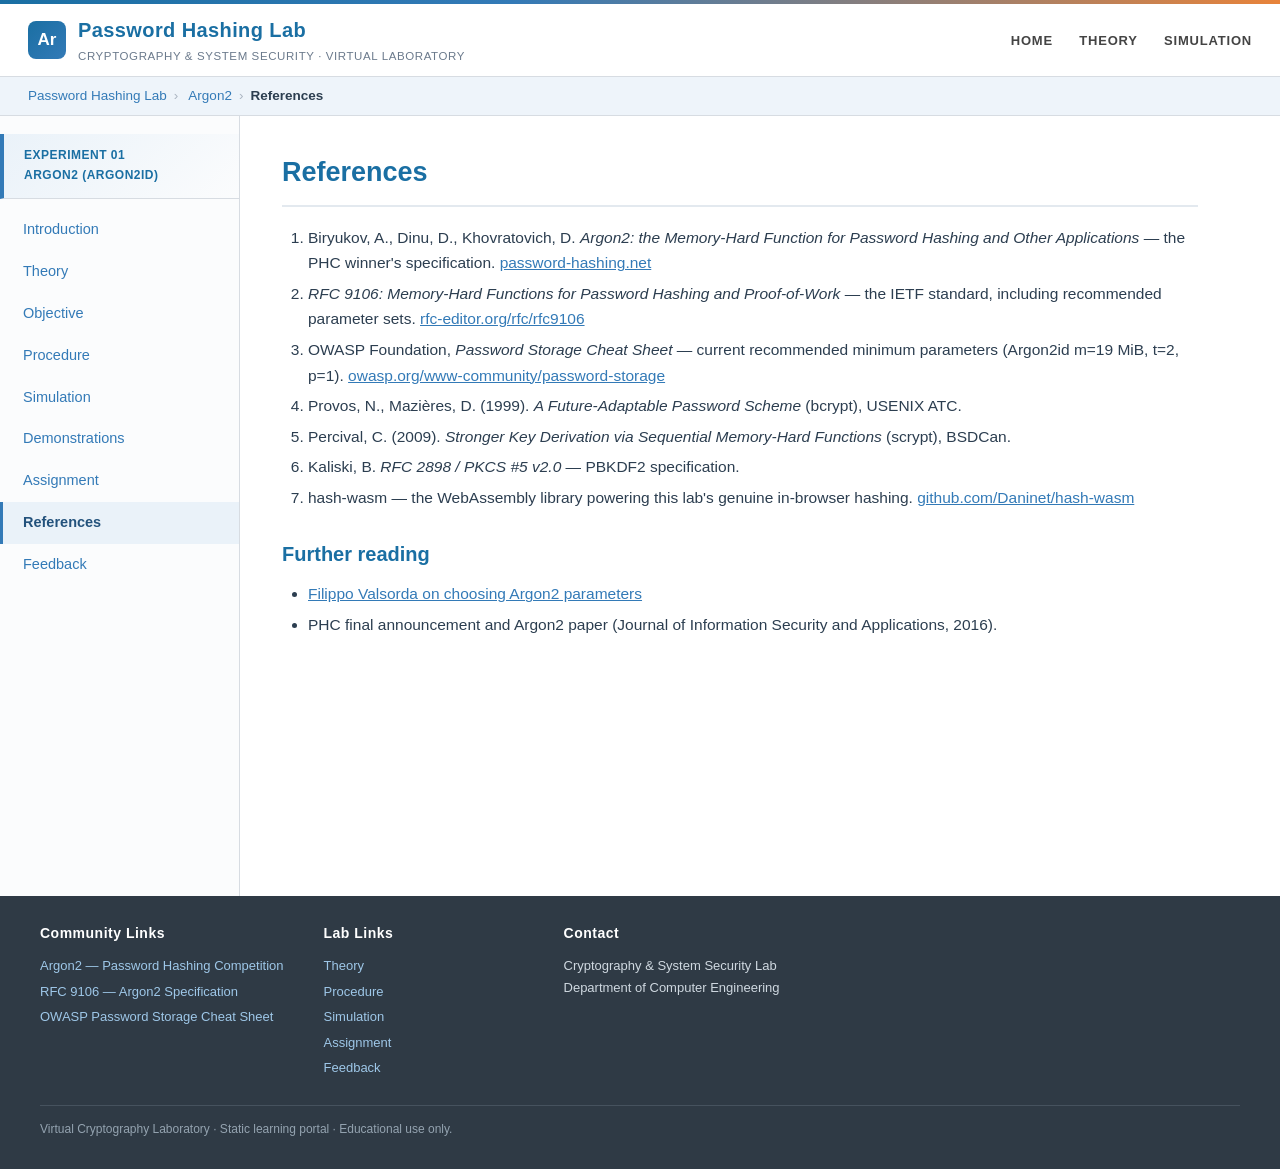
<file: pages/references.html>
<!DOCTYPE html>
<html lang="en">
<head>
<meta charset="UTF-8">
<meta name="viewport" content="width=device-width, initial-scale=1.0">
<title>References — Argon2 | Password Hashing Lab</title>
<link rel="stylesheet" href="../css/vlab.css">
</head>
<body class="vlab-body">

<header class="vlab-topbar">
  <a class="vlab-logo" href="../index.html">
    <div>
      <span class="vlab-logo-title">Password Hashing Lab</span>
      <span class="vlab-logo-sub">Cryptography &amp; System Security · Virtual Laboratory</span>
    </div>
  </a>
  <nav class="vlab-topnav">
    <a href="../index.html">Home</a>
    <a href="theory.html">Theory</a>
    <a href="simulation.html">Simulation</a>
  </nav>
</header>

<div class="vlab-breadcrumb">
  <a href="../index.html">Password Hashing Lab</a><span class="sep">›</span>
  <a href="../index.html#experiments">Argon2</a><span class="sep">›</span><span class="here">References</span>
</div>

<div class="vlab-layout">
  <aside class="vlab-sidebar">
    <div class="vlab-side-logo">EXPERIMENT 01<br>ARGON2 (ARGON2ID)</div>
    <a href="../index.html">Introduction</a>
    <a href="theory.html">Theory</a>
    <a href="objective.html">Objective</a>
    <a href="procedure.html">Procedure</a>
    <a href="simulation.html">Simulation</a>
    <a href="demos.html">Demonstrations</a>
    <a href="assignment.html">Assignment</a>
    <a href="references.html" class="active">References</a>
    <a href="feedback.html">Feedback</a>
  </aside>

  <main class="vlab-content">
    <h1>References</h1>
    <ol>
      <li>Biryukov, A., Dinu, D., Khovratovich, D. <i>Argon2: the Memory-Hard Function for Password
      Hashing and Other Applications</i> — the PHC winner's specification.
      <a href="https://password-hashing.net" target="_blank" rel="noopener">password-hashing.net</a></li>
      <li><i>RFC 9106: Memory-Hard Functions for Password Hashing and Proof-of-Work</i> — the IETF
      standard, including recommended parameter sets.
      <a href="https://www.rfc-editor.org/rfc/rfc9106.html" target="_blank" rel="noopener">rfc-editor.org/rfc/rfc9106</a></li>
      <li>OWASP Foundation, <i>Password Storage Cheat Sheet</i> — current recommended minimum
      parameters (Argon2id m=19 MiB, t=2, p=1).
      <a href="https://owasp.org/www-community/password-storage" target="_blank" rel="noopener">owasp.org/www-community/password-storage</a></li>
      <li>Provos, N., Mazières, D. (1999). <i>A Future-Adaptable Password Scheme</i> (bcrypt),
      USENIX ATC.</li>
      <li>Percival, C. (2009). <i>Stronger Key Derivation via Sequential Memory-Hard Functions</i>
      (scrypt), BSDCan.</li>
      <li>Kaliski, B. <i>RFC 2898 / PKCS #5 v2.0</i> — PBKDF2 specification.</li>
      <li>hash-wasm — the WebAssembly library powering this lab's genuine in-browser hashing.
      <a href="https://github.com/Daninet/hash-wasm" target="_blank" rel="noopener">github.com/Daninet/hash-wasm</a></li>
    </ol>

    <h2>Further reading</h2>
    <ul>
      <li><a href="https://words.filippo.io/the-ebcdic-principle/" target="_blank" rel="noopener">Filippo Valsorda on choosing Argon2 parameters</a></li>
      <li>PHC final announcement and Argon2 paper (Journal of Information Security and Applications, 2016).</li>
    </ul>
  </main>
</div>

<footer class="vlab-footer">
  <div class="vlab-footer-cols">
    <div>
      <h4>Community Links</h4>
      <ul>
        <li><a href="https://password-hashing.net" target="_blank" rel="noopener">Argon2 — Password Hashing Competition</a></li>
        <li><a href="https://www.rfc-editor.org/rfc/rfc9106.html" target="_blank" rel="noopener">RFC 9106 — Argon2 Specification</a></li>
        <li><a href="https://owasp.org/www-community/password-storage" target="_blank" rel="noopener">OWASP Password Storage Cheat Sheet</a></li>
      </ul>
    </div>
    <div>
      <h4>Lab Links</h4>
      <ul>
        <li><a href="theory.html">Theory</a></li>
        <li><a href="procedure.html">Procedure</a></li>
        <li><a href="simulation.html">Simulation</a></li>
        <li><a href="assignment.html">Assignment</a></li>
        <li><a href="feedback.html">Feedback</a></li>
      </ul>
    </div>
    <div>
      <h4>Contact</h4>
      <p style="margin:0">Cryptography &amp; System Security Lab<br>
      Department of Computer Engineering</p>
    </div>
  </div>
  <div class="vlab-footer-bottom">
    Virtual Cryptography Laboratory · Static learning portal · Educational use only.
  </div>
</footer>

</body>
</html>
</file>
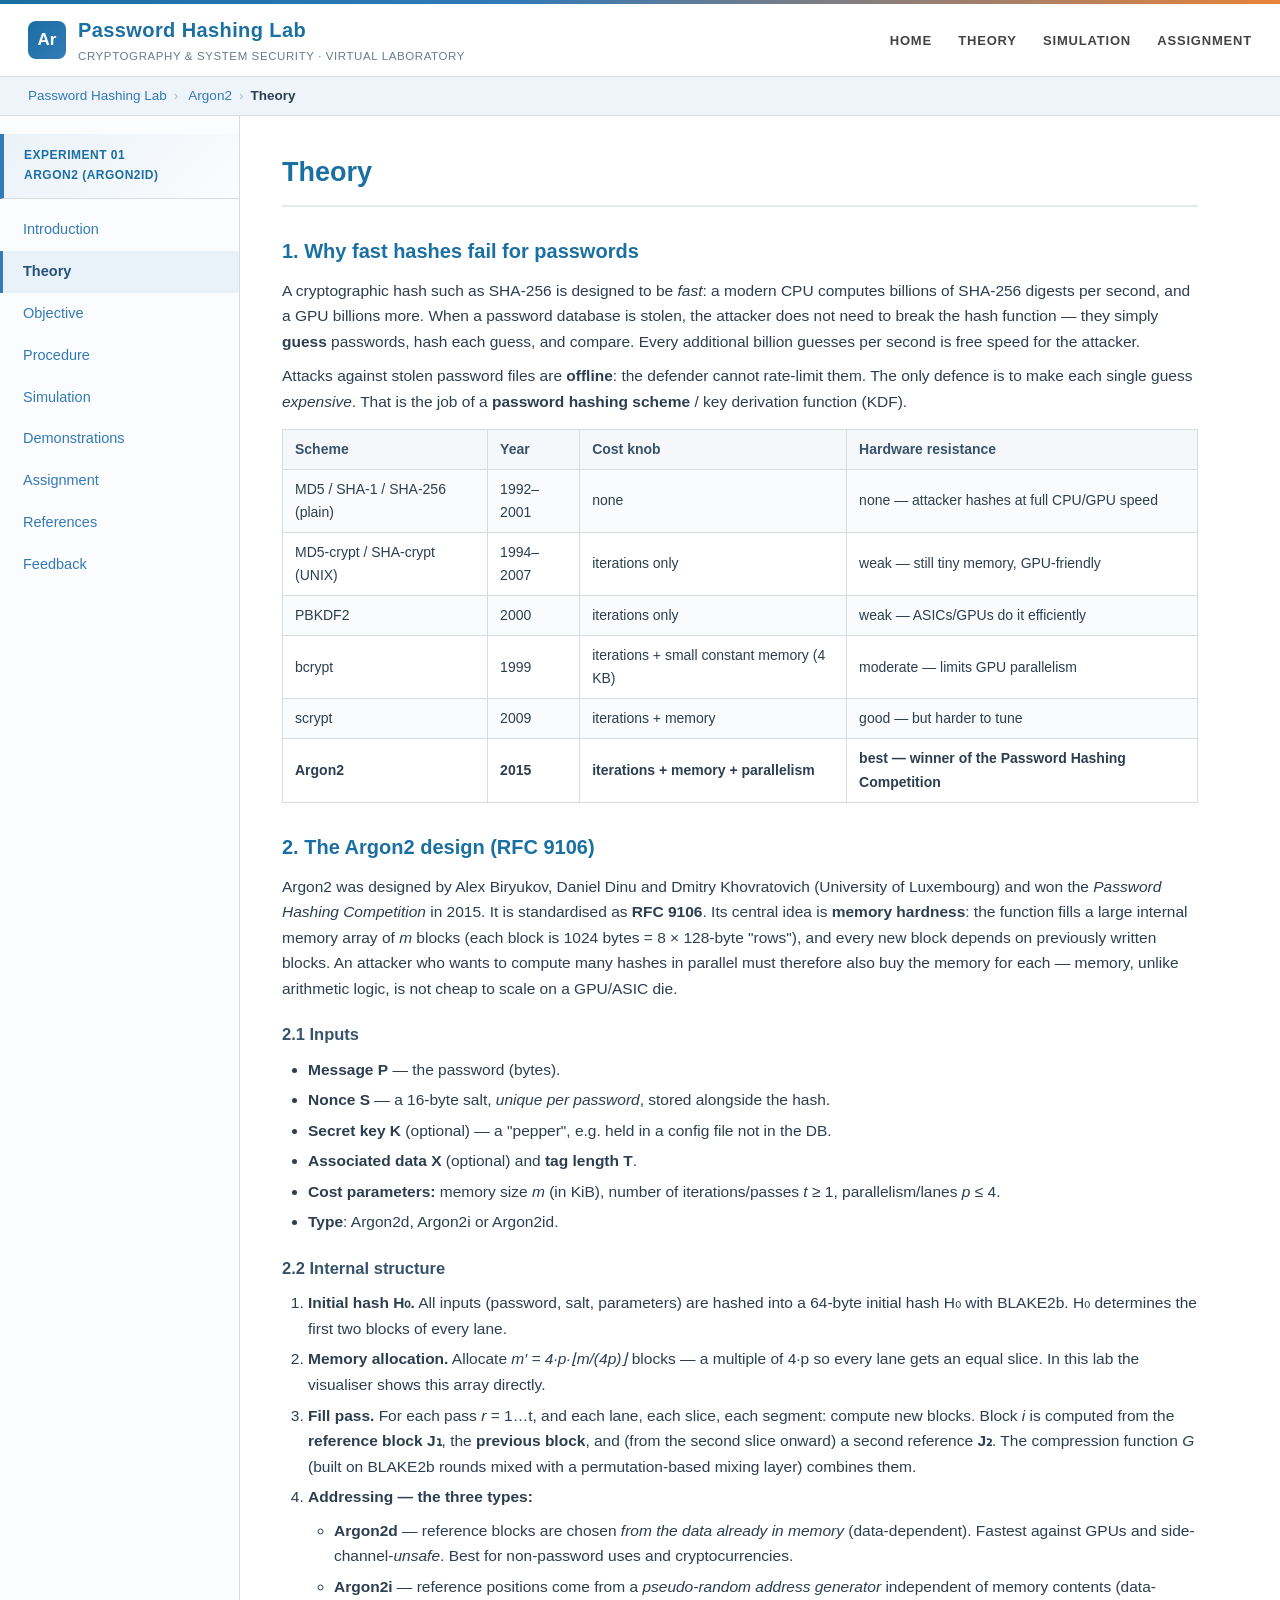
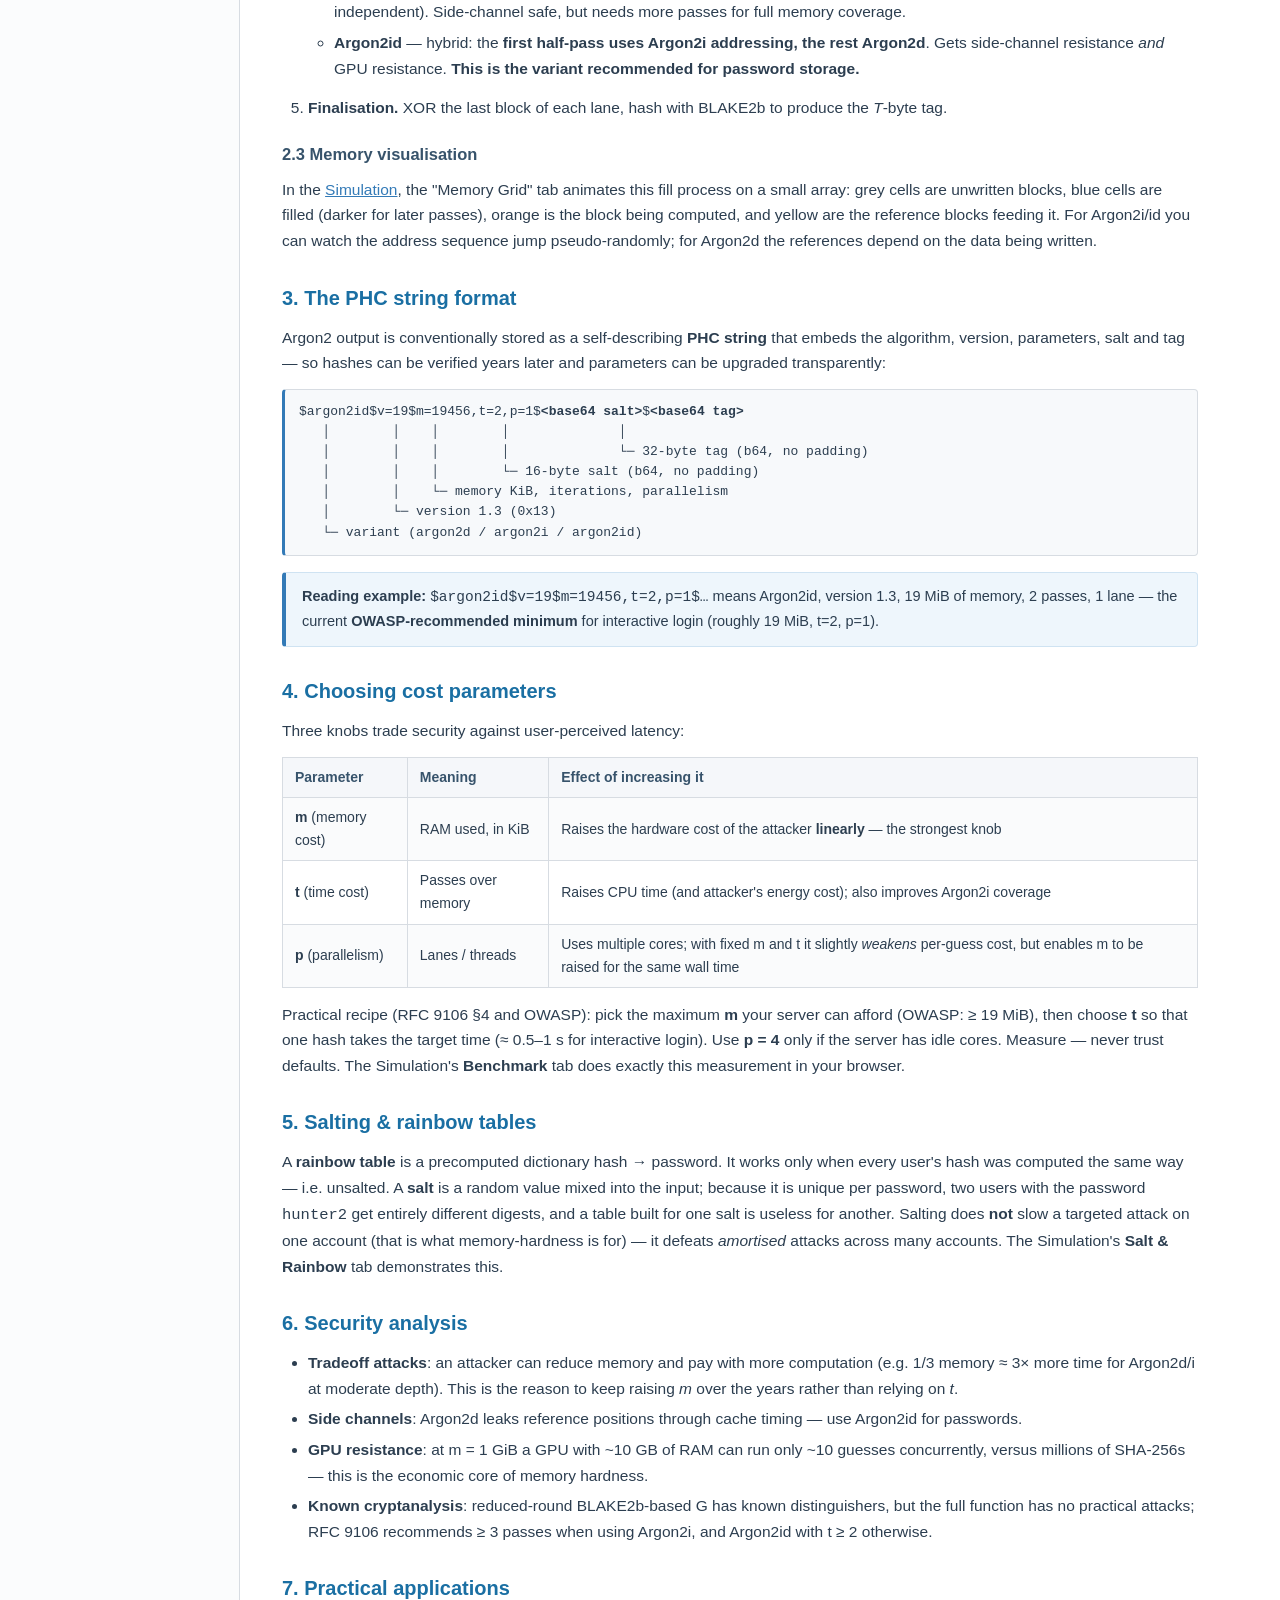
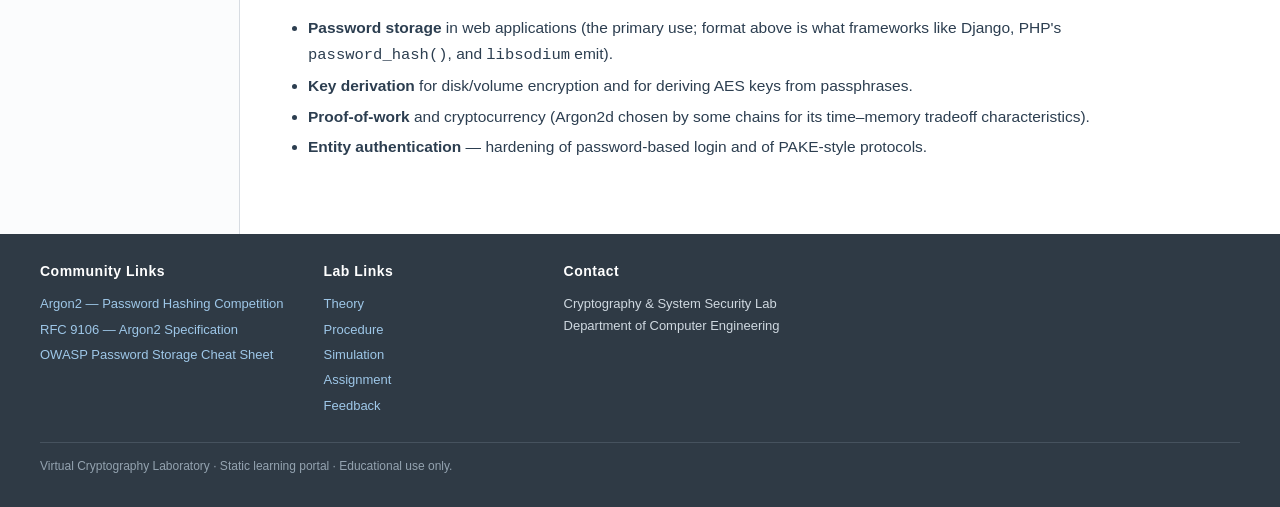
<file: pages/theory.html>
<!DOCTYPE html>
<html lang="en">
<head>
<meta charset="UTF-8">
<meta name="viewport" content="width=device-width, initial-scale=1.0">
<title>Theory — Argon2 | Password Hashing Lab</title>
<link rel="stylesheet" href="../css/vlab.css">
</head>
<body class="vlab-body">

<header class="vlab-topbar">
  <a class="vlab-logo" href="../index.html">
    <div>
      <span class="vlab-logo-title">Password Hashing Lab</span>
      <span class="vlab-logo-sub">Cryptography &amp; System Security · Virtual Laboratory</span>
    </div>
  </a>
  <nav class="vlab-topnav">
    <a href="../index.html">Home</a>
    <a href="theory.html">Theory</a>
    <a href="simulation.html">Simulation</a>
    <a href="assignment.html">Assignment</a>
  </nav>
</header>

<div class="vlab-breadcrumb">
  <a href="../index.html">Password Hashing Lab</a><span class="sep">›</span>
  <a href="../index.html#experiments">Argon2</a><span class="sep">›</span><span class="here">Theory</span>
</div>

<div class="vlab-layout">
  <aside class="vlab-sidebar">
    <div class="vlab-side-logo">EXPERIMENT 01<br>ARGON2 (ARGON2ID)</div>
    <a href="../index.html">Introduction</a>
    <a href="theory.html" class="active">Theory</a>
    <a href="objective.html">Objective</a>
    <a href="procedure.html">Procedure</a>
    <a href="simulation.html">Simulation</a>
    <a href="demos.html">Demonstrations</a>
    <a href="assignment.html">Assignment</a>
    <a href="references.html">References</a>
    <a href="feedback.html">Feedback</a>
  </aside>

  <main class="vlab-content">
    <h1>Theory</h1>

    <h2>1. Why fast hashes fail for passwords</h2>
    <p>A cryptographic hash such as SHA-256 is designed to be <i>fast</i>: a modern CPU computes
    billions of SHA-256 digests per second, and a GPU billions more. When a password database is
    stolen, the attacker does not need to break the hash function — they simply <b>guess</b> passwords,
    hash each guess, and compare. Every additional billion guesses per second is free speed for the
    attacker.</p>
    <p>Attacks against stolen password files are <b>offline</b>: the defender cannot rate-limit them.
    The only defence is to make each single guess <i>expensive</i>. That is the job of a
    <b>password hashing scheme</b> / key derivation function (KDF).</p>

    <table class="vlab-table">
      <tr><th>Scheme</th><th>Year</th><th>Cost knob</th><th>Hardware resistance</th></tr>
      <tr><td>MD5 / SHA-1 / SHA-256 (plain)</td><td>1992–2001</td><td>none</td><td>none — attacker hashes at full CPU/GPU speed</td></tr>
      <tr><td>MD5-crypt / SHA-crypt (UNIX)</td><td>1994–2007</td><td>iterations only</td><td>weak — still tiny memory, GPU-friendly</td></tr>
      <tr><td>PBKDF2</td><td>2000</td><td>iterations only</td><td>weak — ASICs/GPUs do it efficiently</td></tr>
      <tr><td>bcrypt</td><td>1999</td><td>iterations + small constant memory (4 KB)</td><td>moderate — limits GPU parallelism</td></tr>
      <tr><td>scrypt</td><td>2009</td><td>iterations + memory</td><td>good — but harder to tune</td></tr>
      <tr><td><b>Argon2</b></td><td><b>2015</b></td><td><b>iterations + memory + parallelism</b></td><td><b>best — winner of the Password Hashing Competition</b></td></tr>
    </table>

    <h2>2. The Argon2 design (RFC 9106)</h2>
    <p>Argon2 was designed by Alex Biryukov, Daniel Dinu and Dmitry Khovratovich (University of
    Luxembourg) and won the <i>Password Hashing Competition</i> in 2015. It is standardised as
    <b>RFC 9106</b>. Its central idea is <b>memory hardness</b>: the function fills a large internal
    memory array of <i>m</i> blocks (each block is 1024 bytes = 8 × 128-byte "rows"), and every new
    block depends on previously written blocks. An attacker who wants to compute many hashes in
    parallel must therefore also buy the memory for each — memory, unlike arithmetic logic, is not
    cheap to scale on a GPU/ASIC die.</p>

    <h3>2.1 Inputs</h3>
    <ul>
      <li><b>Message P</b> — the password (bytes).</li>
      <li><b>Nonce S</b> — a 16-byte salt, <i>unique per password</i>, stored alongside the hash.</li>
      <li><b>Secret key K</b> (optional) — a "pepper", e.g. held in a config file not in the DB.</li>
      <li><b>Associated data X</b> (optional) and <b>tag length T</b>.</li>
      <li><b>Cost parameters:</b> memory size <i>m</i> (in KiB), number of iterations/passes
          <i>t</i> ≥ 1, parallelism/lanes <i>p</i> ≤ 4.</li>
      <li><b>Type</b>: Argon2d, Argon2i or Argon2id.</li>
    </ul>

    <h3>2.2 Internal structure</h3>
    <ol>
      <li><b>Initial hash H₀.</b> All inputs (password, salt, parameters) are hashed into a 64-byte
          initial hash H₀ with BLAKE2b. H₀ determines the first two blocks of every lane.</li>
      <li><b>Memory allocation.</b> Allocate <i>m′ = 4·p·⌊m/(4p)⌋</i> blocks — a multiple of 4·p so
          every lane gets an equal slice. In this lab the visualiser shows this array directly.</li>
      <li><b>Fill pass.</b> For each pass <i>r</i> = 1…t, and each lane, each slice, each segment:
          compute new blocks. Block <i>i</i> is computed from the <b>reference block J₁</b>, the
          <b>previous block</b>, and (from the second slice onward) a second reference <b>J₂</b>.
          The compression function <i>G</i> (built on BLAKE2b rounds mixed with a
          permutation-based mixing layer) combines them.</li>
      <li><b>Addressing — the three types:</b>
        <ul>
          <li><b>Argon2d</b> — reference blocks are chosen <i>from the data already in memory</i>
              (data-dependent). Fastest against GPUs and side-channel-<i>unsafe</i>. Best for
              non-password uses and cryptocurrencies.</li>
          <li><b>Argon2i</b> — reference positions come from a <i>pseudo-random address
              generator</i> independent of memory contents (data-independent). Side-channel safe,
              but needs more passes for full memory coverage.</li>
          <li><b>Argon2id</b> — hybrid: the <b>first half-pass uses Argon2i addressing, the rest
              Argon2d</b>. Gets side-channel resistance <i>and</i> GPU resistance. <b>This is the
              variant recommended for password storage.</b></li>
        </ul></li>
      <li><b>Finalisation.</b> XOR the last block of each lane, hash with BLAKE2b to produce the
          <i>T</i>-byte tag.</li>
    </ol>

    <h3>2.3 Memory visualisation</h3>
    <p>In the <a href="simulation.html">Simulation</a>, the "Memory Grid" tab animates this fill
    process on a small array: grey cells are unwritten blocks, blue cells are filled (darker for
    later passes), orange is the block being computed, and yellow are the reference blocks feeding
    it. For Argon2i/id you can watch the address sequence jump pseudo-randomly; for Argon2d the
    references depend on the data being written.</p>

    <h2>3. The PHC string format</h2>
    <p>Argon2 output is conventionally stored as a self-describing <b>PHC string</b> that embeds the
    algorithm, version, parameters, salt and tag — so hashes can be verified years later and
    parameters can be upgraded transparently:</p>

    <pre>$argon2id$v=19$m=19456,t=2,p=1$<b>&lt;base64 salt&gt;</b>$<b>&lt;base64 tag&gt;</b>
   │        │    │        │              │
   │        │    │        │              └─ 32-byte tag (b64, no padding)
   │        │    │        └─ 16-byte salt (b64, no padding)
   │        │    └─ memory KiB, iterations, parallelism
   │        └─ version 1.3 (0x13)
   └─ variant (argon2d / argon2i / argon2id)</pre>

    <div class="callout info"><b>Reading example:</b> <span class="mono">$argon2id$v=19$m=19456,t=2,p=1$…</span>
    means Argon2id, version 1.3, 19 MiB of memory, 2 passes, 1 lane — the current
    <b>OWASP-recommended minimum</b> for interactive login (roughly 19 MiB, t=2, p=1).</div>

    <h2>4. Choosing cost parameters</h2>
    <p>Three knobs trade security against user-perceived latency:</p>
    <table class="vlab-table">
      <tr><th>Parameter</th><th>Meaning</th><th>Effect of increasing it</th></tr>
      <tr><td><b>m</b> (memory cost)</td><td>RAM used, in KiB</td><td>Raises the hardware cost of the attacker <b>linearly</b> — the strongest knob</td></tr>
      <tr><td><b>t</b> (time cost)</td><td>Passes over memory</td><td>Raises CPU time (and attacker's energy cost); also improves Argon2i coverage</td></tr>
      <tr><td><b>p</b> (parallelism)</td><td>Lanes / threads</td><td>Uses multiple cores; with fixed m and t it slightly <i>weakens</i> per-guess cost, but enables m to be raised for the same wall time</td></tr>
    </table>
    <p>Practical recipe (RFC 9106 §4 and OWASP): pick the maximum <b>m</b> your server can afford
    (OWASP: ≥ 19 MiB), then choose <b>t</b> so that one hash takes the target time (≈ 0.5–1 s for
    interactive login). Use <b>p = 4</b> only if the server has idle cores. Measure — never trust
    defaults. The Simulation's <b>Benchmark</b> tab does exactly this measurement in your browser.</p>

    <h2>5. Salting &amp; rainbow tables</h2>
    <p>A <b>rainbow table</b> is a precomputed dictionary hash → password. It works only when every
    user's hash was computed the same way — i.e. unsalted. A <b>salt</b> is a random value mixed
    into the input; because it is unique per password, two users with the password
    <span class="mono">hunter2</span> get entirely different digests, and a table built for one salt
    is useless for another. Salting does <b>not</b> slow a targeted attack on one account (that is
    what memory-hardness is for) — it defeats <i>amortised</i> attacks across many accounts.
    The Simulation's <b>Salt &amp; Rainbow</b> tab demonstrates this.</p>

    <h2>6. Security analysis</h2>
    <ul>
      <li><b>Tradeoff attacks</b>: an attacker can reduce memory and pay with more computation
          (e.g. 1/3 memory ≈ 3× more time for Argon2d/i at moderate depth). This is the reason to
          keep raising <i>m</i> over the years rather than relying on <i>t</i>.</li>
      <li><b>Side channels</b>: Argon2d leaks reference positions through cache timing — use
          Argon2id for passwords.</li>
      <li><b>GPU resistance</b>: at m = 1 GiB a GPU with ~10 GB of RAM can run only ~10 guesses
          concurrently, versus millions of SHA-256s — this is the economic core of memory hardness.</li>
      <li><b>Known cryptanalysis</b>: reduced-round BLAKE2b-based G has known distinguishers, but
          the full function has no practical attacks; RFC 9106 recommends ≥ 3 passes when using
          Argon2i, and Argon2id with t ≥ 2 otherwise.</li>
    </ul>

    <h2>7. Practical applications</h2>
    <ul>
      <li><b>Password storage</b> in web applications (the primary use; format above is what
          frameworks like Django, PHP's <span class="mono">password_hash()</span>, and
          <span class="mono">libsodium</span> emit).</li>
      <li><b>Key derivation</b> for disk/volume encryption and for deriving AES keys from
          passphrases.</li>
      <li><b>Proof-of-work</b> and cryptocurrency (Argon2d chosen by some chains for its
          time–memory tradeoff characteristics).</li>
      <li><b>Entity authentication</b> — hardening of password-based login and of PAKE-style
          protocols.</li>
    </ul>
  </main>
</div>

<footer class="vlab-footer">
  <div class="vlab-footer-cols">
    <div>
      <h4>Community Links</h4>
      <ul>
        <li><a href="https://password-hashing.net" target="_blank" rel="noopener">Argon2 — Password Hashing Competition</a></li>
        <li><a href="https://www.rfc-editor.org/rfc/rfc9106.html" target="_blank" rel="noopener">RFC 9106 — Argon2 Specification</a></li>
        <li><a href="https://owasp.org/www-community/password-storage" target="_blank" rel="noopener">OWASP Password Storage Cheat Sheet</a></li>
      </ul>
    </div>
    <div>
      <h4>Lab Links</h4>
      <ul>
        <li><a href="theory.html">Theory</a></li>
        <li><a href="procedure.html">Procedure</a></li>
        <li><a href="simulation.html">Simulation</a></li>
        <li><a href="assignment.html">Assignment</a></li>
        <li><a href="feedback.html">Feedback</a></li>
      </ul>
    </div>
    <div>
      <h4>Contact</h4>
      <p style="margin:0">Cryptography &amp; System Security Lab<br>
      Department of Computer Engineering</p>
    </div>
  </div>
  <div class="vlab-footer-bottom">
    Virtual Cryptography Laboratory · Static learning portal · Educational use only.
  </div>
</footer>

</body>
</html>
</file>
<file: css/vlab.css>
/* ============================================================
   Argon2 Virtual Lab — shared stylesheet
   Styled after the IIT / Virtual Labs (vlabs.ac.in) template
   ============================================================ */

:root {
  --vlab-blue: #337ab7;
  --vlab-blue-dark: #23527c;
  --vlab-teal: #1a6fa3;
  --vlab-orange: #e8833a;
  --vlab-border: #d7dce2;
  --vlab-bg: #ffffff;
  --vlab-bg-soft: #f5f7fa;
  --vlab-text: #2c3e50;
  --vlab-muted: #6b7a8c;
  --vlab-sidebar-w: 240px;
}

* { box-sizing: border-box; }

html, body { margin: 0; padding: 0; }

body.vlab-body {
  font-family: "Segoe UI", Roboto, Arial, Helvetica, sans-serif;
  color: var(--vlab-text);
  background: var(--vlab-bg);
  font-size: 15.5px;
  line-height: 1.65;
}

/* ---------- Top bar ---------- */
.vlab-topbar {
  background: #ffffff;
  border-bottom: 1px solid var(--vlab-border);
  padding: 10px 28px;
  display: flex;
  align-items: center;
  justify-content: space-between;
  gap: 16px;
}
.vlab-logo { display: flex; align-items: center; gap: 12px; text-decoration: none; }
.vlab-logo-title { font-weight: 700; color: var(--vlab-teal); font-size: 20px; letter-spacing: .4px; }
.vlab-logo-sub { display: block; font-size: 11.5px; color: var(--vlab-muted); font-weight: 400; letter-spacing: .6px; text-transform: uppercase; }
.vlab-topnav a {
  color: #444; text-decoration: none; font-size: 13px; font-weight: 600;
  letter-spacing: .8px; margin-left: 22px; text-transform: uppercase;
}
.vlab-topnav a:hover { color: var(--vlab-blue); }

/* ---------- Breadcrumb ---------- */
.vlab-breadcrumb {
  background: var(--vlab-bg-soft);
  border-bottom: 1px solid var(--vlab-border);
  padding: 8px 28px;
  font-size: 13.5px;
  color: var(--vlab-muted);
}
.vlab-breadcrumb a { color: var(--vlab-blue); text-decoration: none; }
.vlab-breadcrumb a:hover { text-decoration: underline; }
.vlab-breadcrumb .sep { margin: 0 7px; color: #aab4c0; }
.vlab-breadcrumb .here { color: var(--vlab-text); font-weight: 600; }

/* ---------- Layout ---------- */
.vlab-layout { display: flex; min-height: calc(100vh - 120px); }

.vlab-sidebar {
  width: var(--vlab-sidebar-w);
  flex: 0 0 var(--vlab-sidebar-w);
  background: #fbfcfd;
  border-right: 1px solid var(--vlab-border);
  padding: 18px 0 30px;
}
.vlab-side-logo {
  padding: 6px 20px 14px;
  border-bottom: 1px solid var(--vlab-border);
  margin-bottom: 10px;
  font-size: 12px; color: var(--vlab-muted); letter-spacing: .5px;
}
.vlab-sidebar a {
  display: block;
  padding: 9px 20px;
  color: var(--vlab-blue);
  text-decoration: none;
  font-size: 14.5px;
  border-left: 3px solid transparent;
}
.vlab-sidebar a:hover { background: #eef4fa; }
.vlab-sidebar a.active {
  background: #eaf2f9;
  border-left-color: var(--vlab-blue);
  color: var(--vlab-blue-dark);
  font-weight: 600;
}

.vlab-content {
  flex: 1 1 auto;
  min-width: 0;
  padding: 30px 42px 60px;
  max-width: 1000px;
}

/* ---------- Typography ---------- */
.vlab-content h1 {
  font-size: 27px;
  color: var(--vlab-teal);
  border-bottom: 2px solid #e3e9ef;
  padding-bottom: 10px;
  margin: 4px 0 18px;
}
.vlab-content h2 { font-size: 20px; color: var(--vlab-teal); margin: 28px 0 10px; }
.vlab-content h3 { font-size: 16.5px; color: #37536b; margin: 20px 0 8px; }
.vlab-content p { margin: 9px 0; }
.vlab-content a { color: var(--vlab-blue); }
.vlab-content ul, .vlab-content ol { margin: 8px 0 14px; padding-left: 26px; }
.vlab-content li { margin: 5px 0; }

.vlab-content code, .vlab-content pre, .mono {
  font-family: Consolas, "Courier New", monospace;
}
.vlab-content code {
  background: #f0f3f6; border: 1px solid #e1e6ec; border-radius: 3px;
  padding: 1px 5px; font-size: 13.5px; color: #b34700;
}
.vlab-content pre {
  background: #f7f9fb; border: 1px solid var(--vlab-border); border-left: 3px solid var(--vlab-blue);
  border-radius: 4px; padding: 12px 14px; overflow-x: auto; font-size: 13px; line-height: 1.55;
}

.callout {
  background: #fdf6ec;
  border: 1px solid #f0dcb8;
  border-left: 4px solid var(--vlab-orange);
  border-radius: 4px;
  padding: 12px 16px;
  margin: 16px 0;
  font-size: 14.5px;
}
.callout.info { background: #eef6fc; border-color: #cfe3f2; border-left-color: var(--vlab-blue); }
.callout.warn { background: #fdf0ef; border-color: #f2d4d1; border-left-color: #d9534f; }

table.vlab-table { border-collapse: collapse; width: 100%; margin: 14px 0; font-size: 14px; }
table.vlab-table th, table.vlab-table td { border: 1px solid var(--vlab-border); padding: 8px 12px; text-align: left; }
table.vlab-table th { background: var(--vlab-bg-soft); color: #37536b; }
table.vlab-table tr:nth-child(even) td { background: #fafbfc; }

/* ---------- Footer ---------- */
.vlab-footer {
  background: #2f3a45;
  color: #cfd8e0;
  font-size: 13px;
  padding: 26px 40px 30px;
}
.vlab-footer h4 { color: #fff; margin: 0 0 10px; font-size: 14px; letter-spacing: .5px; }
.vlab-footer a { color: #9ec7e8; text-decoration: none; }
.vlab-footer a:hover { text-decoration: underline; }
.vlab-footer-cols { display: flex; flex-wrap: wrap; gap: 40px; }
.vlab-footer-cols > div { min-width: 200px; }
.vlab-footer ul { list-style: none; margin: 0; padding: 0; }
.vlab-footer li { margin: 4px 0; }
.vlab-footer-bottom {
  border-top: 1px solid #46525e; margin-top: 22px; padding-top: 14px;
  color: #94a3b0; font-size: 12px;
}

/* ---------- Simulation widgets ---------- */
.panel {
  background: #fff; border: 1px solid var(--vlab-border); border-radius: 6px;
  padding: 18px 20px; margin: 16px 0;
}
.panel h2 { margin-top: 0; }

.form-grid { display: grid; grid-template-columns: 170px 1fr; gap: 10px 14px; align-items: center; }
.form-grid label { font-weight: 600; font-size: 14px; color: #37536b; }
.form-grid input[type="text"], .form-grid input[type="password"], .form-grid select {
  padding: 7px 10px; border: 1px solid #c4cdd6; border-radius: 4px; font-size: 14px;
  font-family: inherit; width: 100%;
}
.form-grid input[type="range"] { width: 100%; }
.range-row { display: flex; align-items: center; gap: 10px; }
.range-val { min-width: 88px; font-family: Consolas, monospace; font-size: 13px; color: var(--vlab-teal); font-weight: 700; }

.btn {
  display: inline-block; background: var(--vlab-blue); color: #fff; border: none;
  padding: 9px 20px; font-size: 14.5px; border-radius: 4px; cursor: pointer;
  text-decoration: none; font-family: inherit;
}
.btn:hover { background: var(--vlab-blue-dark); }
.btn:disabled { background: #9db8cd; cursor: not-allowed; }
.btn.secondary { background: #fff; color: var(--vlab-blue); border: 1px solid var(--vlab-blue); }
.btn.secondary:hover { background: #eef4fa; }
.btn.small { padding: 5px 12px; font-size: 13px; }

.hash-output {
  background: #10181f; color: #d7e4ee; border-radius: 5px;
  font-family: Consolas, monospace; font-size: 13px;
  padding: 14px 16px; word-break: break-all; white-space: pre-wrap; margin: 10px 0;
}
.stat-row { display: flex; flex-wrap: wrap; gap: 14px; margin: 12px 0; }
.stat {
  background: var(--vlab-bg-soft); border: 1px solid var(--vlab-border); border-radius: 5px;
  padding: 10px 16px; min-width: 130px;
}
.stat .k { font-size: 11.5px; text-transform: uppercase; letter-spacing: .6px; color: var(--vlab-muted); }
.stat .v { font-size: 18px; font-weight: 700; color: var(--vlab-teal); font-family: Consolas, monospace; }

/* Memory visualizer */
.mem-grid { display: grid; grid-template-columns: repeat(32, 1fr); gap: 2px; margin: 14px 0; }
.mem-cell { aspect-ratio: 1; background: #e8ecf1; border-radius: 2px; }
.mem-cell.pass0 { background: #7fb3d9; }
.mem-cell.pass1 { background: #4a86ad; }
.mem-cell.pass2 { background: #2f6f96; }
.mem-cell.ref { background: #f5c96b; }
.mem-cell.cur { background: #e8833a; box-shadow: 0 0 0 2px #b35c17 inset; }
.legend { display: flex; flex-wrap: wrap; gap: 16px; font-size: 13px; color: var(--vlab-muted); margin-top: 8px; }
.legend span::before {
  content: ""; display: inline-block; width: 12px; height: 12px; border-radius: 2px;
  margin-right: 6px; vertical-align: -1px;
}
.lg-unwritten::before { background: #e8ecf1; border: 1px solid #d0d8e0; }
.lg-ref::before { background: #f5c96b; }
.lg-cur::before { background: #e8833a; }
.lg-p0::before { background: #7fb3d9; }
.lg-p1::before { background: #4a86ad; }
.lg-p2::before { background: #2f6f96; }

.tabbar { display: flex; gap: 4px; border-bottom: 2px solid var(--vlab-border); margin: 18px 0 0; flex-wrap: wrap; }
.tabbar button {
  background: #eef1f5; border: 1px solid var(--vlab-border); border-bottom: none;
  padding: 9px 18px; font-size: 14px; cursor: pointer; border-radius: 6px 6px 0 0;
  color: #4a5a68; font-family: inherit;
}
.tabbar button.on { background: #fff; color: var(--vlab-teal); font-weight: 700; border-color: var(--vlab-border); margin-bottom: -2px; border-bottom: 2px solid #fff; }
.tabpane { display: none; border: 1px solid var(--vlab-border); border-top: none; padding: 18px 20px; border-radius: 0 0 6px 6px; background: #fff; }
.tabpane.on { display: block; }

.progressbar { height: 10px; background: #e8ecf1; border-radius: 5px; overflow: hidden; margin: 8px 0; }
.progressbar > div { height: 100%; background: var(--vlab-blue); width: 0; transition: width .1s linear; }

/* Feedback form */
.fb-field { margin: 14px 0; }
.fb-field label { display: block; font-weight: 600; margin-bottom: 5px; font-size: 14px; color: #37536b; }
.fb-field input[type="text"], .fb-field textarea, .fb-field select {
  width: 100%; max-width: 560px; padding: 8px 10px; border: 1px solid #c4cdd6;
  border-radius: 4px; font-family: inherit; font-size: 14px;
}
.fb-thanks { background: #eef8ef; border: 1px solid #cfe8d2; color: #2e7d32; padding: 14px 18px; border-radius: 5px; }

/* ---------- Responsive ---------- */
@media (max-width: 860px) {
  .vlab-layout { flex-direction: column; }
  .vlab-sidebar { width: 100%; flex: none; border-right: none; border-bottom: 1px solid var(--vlab-border); padding: 8px 0; }
  .vlab-sidebar a { display: inline-block; border-left: none; border-bottom: 3px solid transparent; padding: 8px 14px; }
  .vlab-sidebar a.active { border-left: none; border-bottom-color: var(--vlab-blue); }
  .vlab-content { padding: 20px 18px 40px; }
  .form-grid { grid-template-columns: 1fr; }
  .vlab-topbar, .vlab-breadcrumb { padding-left: 16px; padding-right: 16px; }
}

/* ---------- vlabs-style branding accents ---------- */
body.vlab-body::before {
  content: "";
  display: block;
  height: 4px;
  background: linear-gradient(90deg, #1a6fa3 0%, #337ab7 40%, #e8833a 100%);
}
.vlab-logo::before {
  content: "Ar";
  display: inline-flex;
  align-items: center;
  justify-content: center;
  width: 38px;
  height: 38px;
  border-radius: 8px;
  background: linear-gradient(135deg, #1a6fa3, #337ab7);
  color: #fff;
  font-weight: 800;
  font-size: 17px;
  letter-spacing: 0;
  flex: 0 0 38px;
}
.vlab-side-logo {
  background: linear-gradient(135deg, #eaf2f9, #fbfcfd);
  padding: 12px 20px 12px !important;
  border-left: 4px solid var(--vlab-blue);
  color: var(--vlab-teal) !important;
  font-weight: 700;
}
.vlab-breadcrumb { background: #eef4fa; }
</file>
